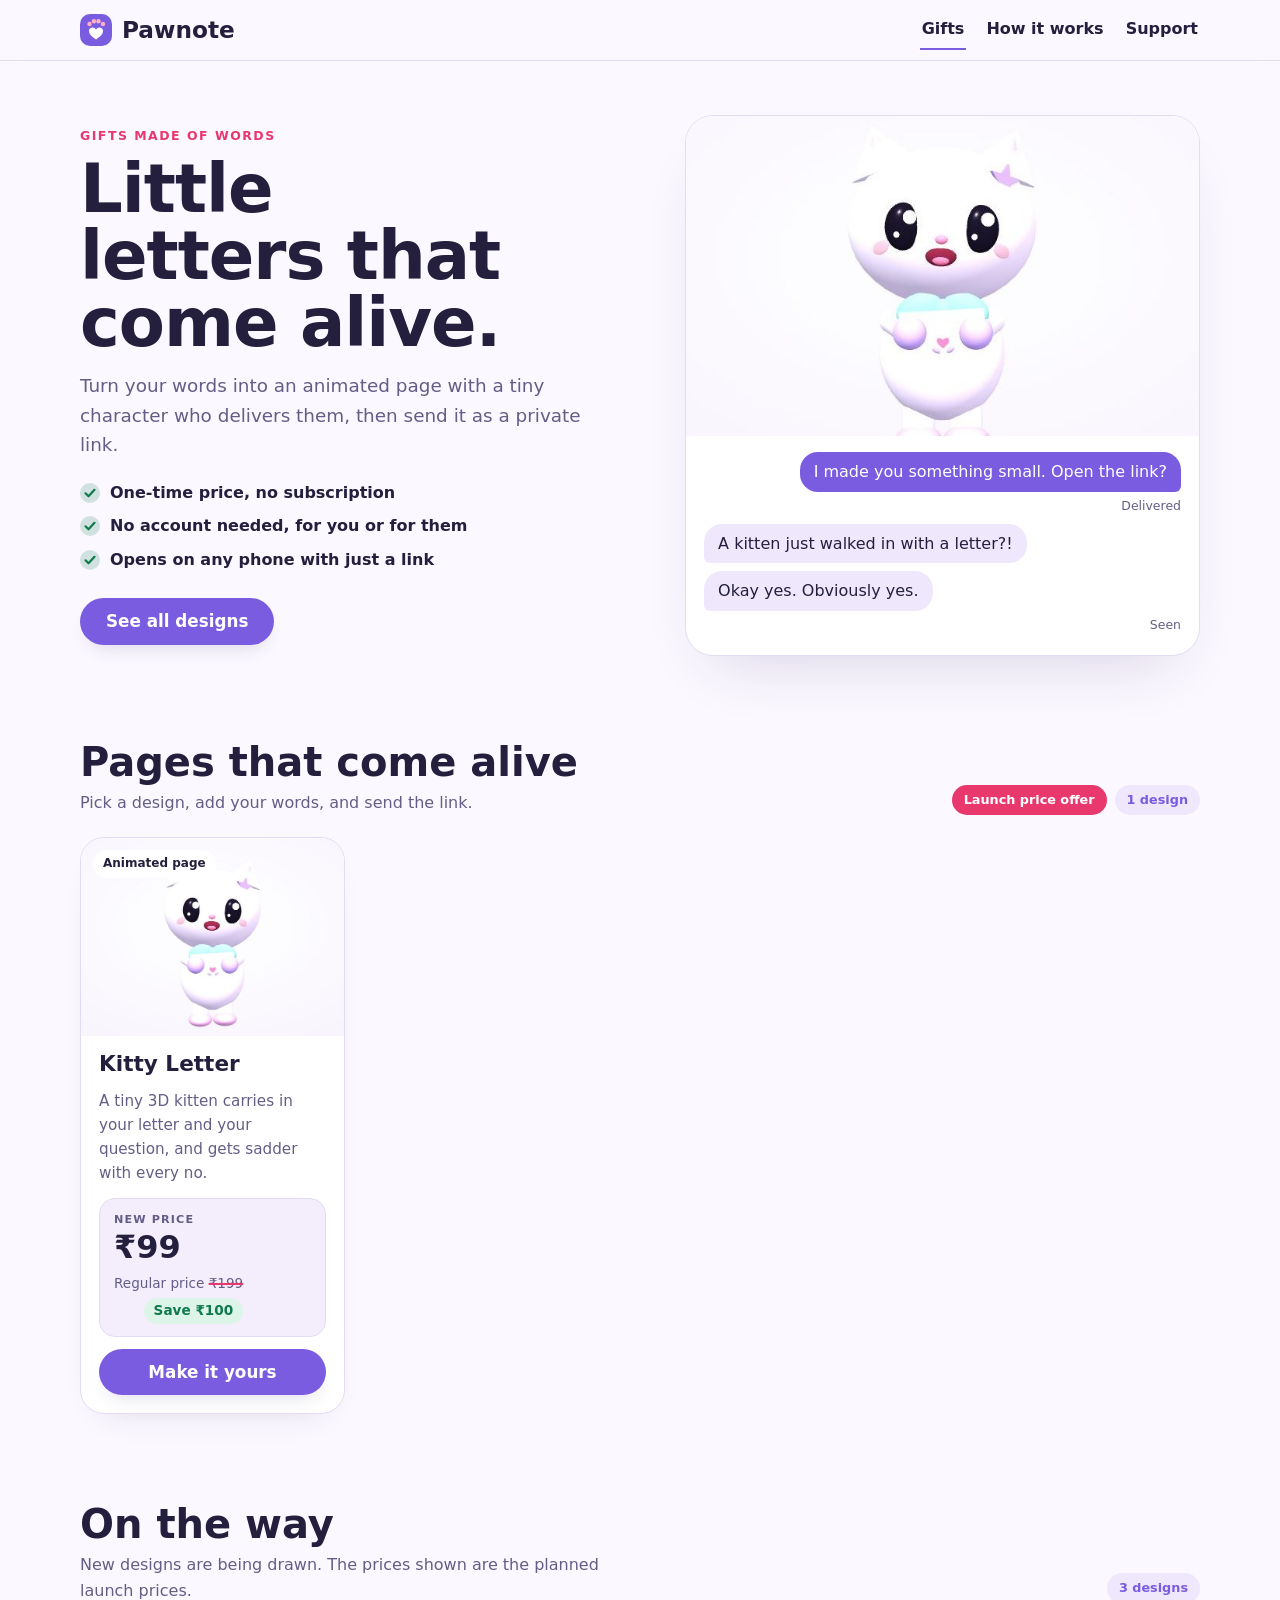
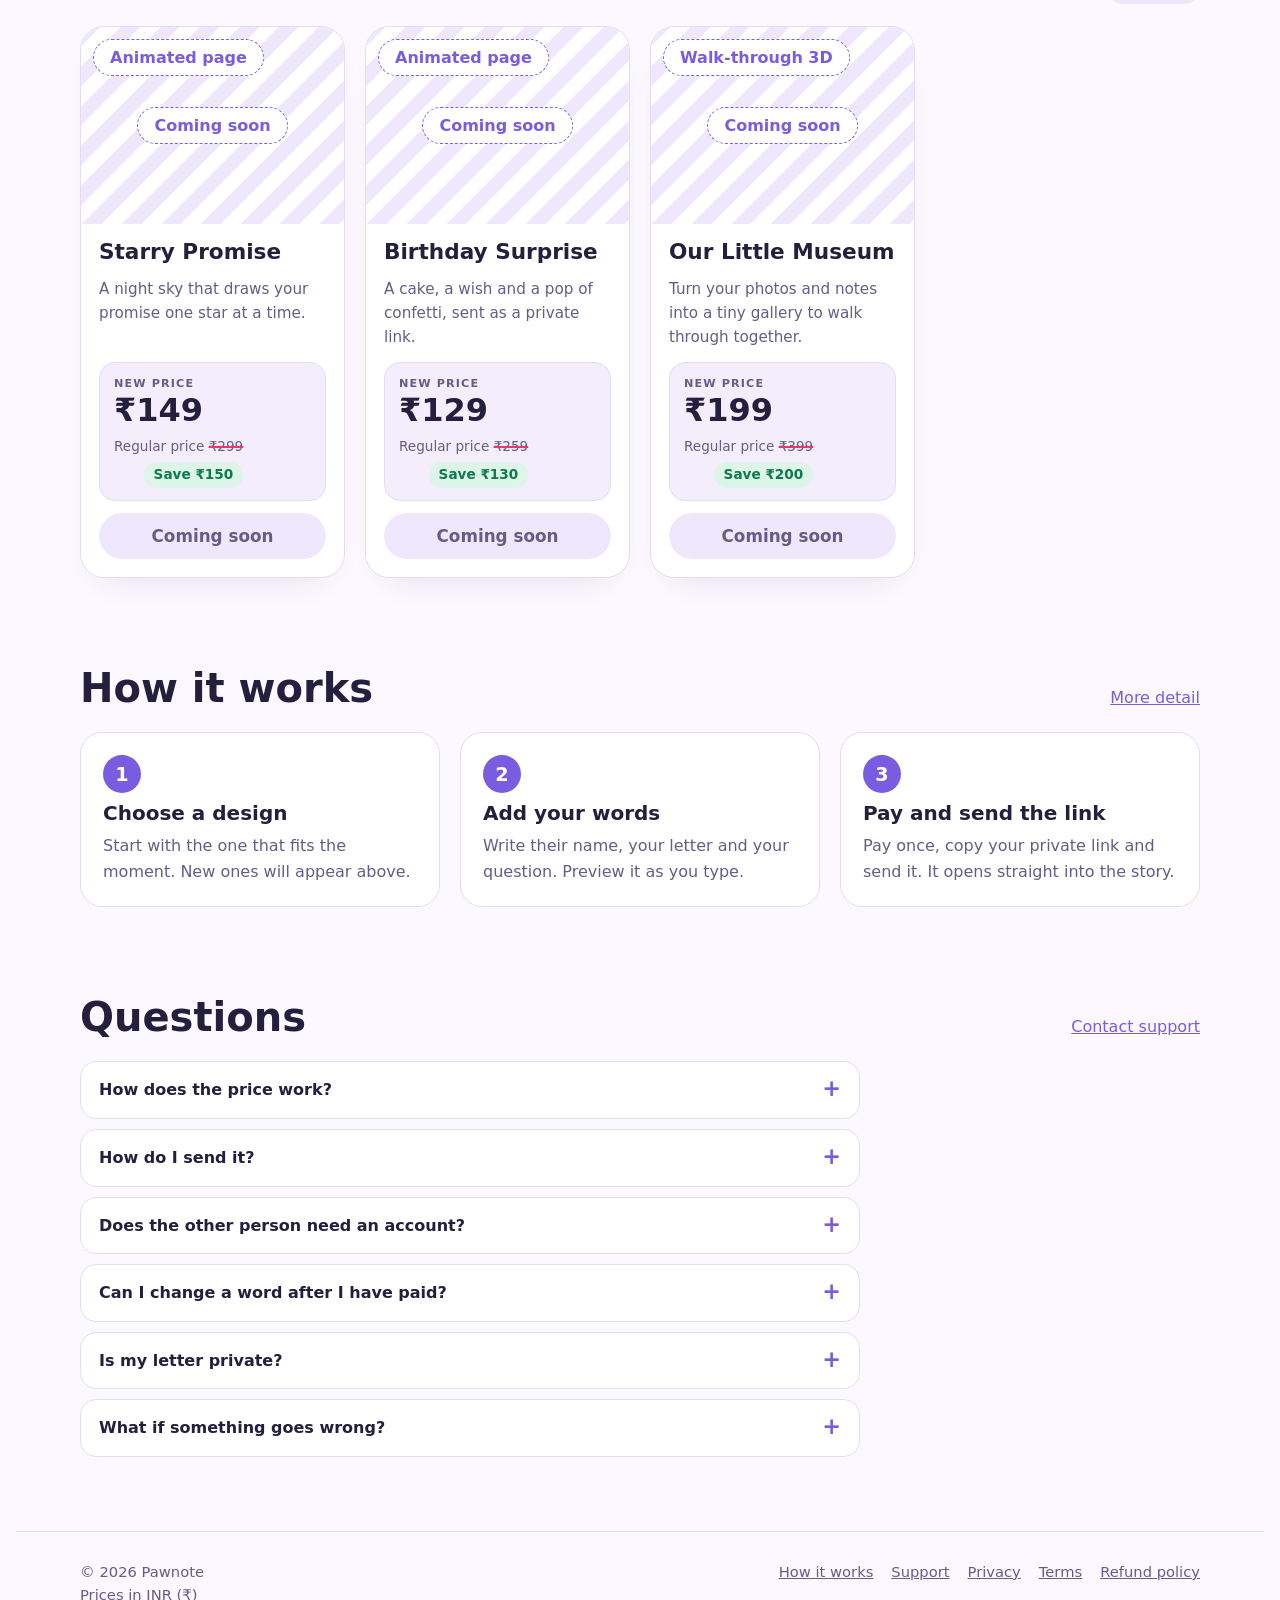
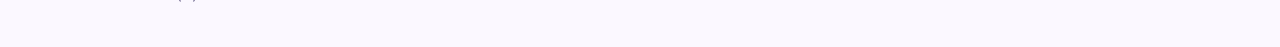
<file: index.html>
<!doctype html>
<html lang="en">
<head>
<meta charset="utf-8"><meta http-equiv="Content-Security-Policy" content="default-src 'self'; script-src 'self' https://checkout.razorpay.com https://*.razorpay.com; style-src 'self' 'unsafe-inline' https://fonts.googleapis.com; font-src 'self' https://fonts.gstatic.com; img-src 'self' data: blob: https://*.razorpay.com; connect-src 'self' https://*.workers.dev https://api.razorpay.com https://lumberjack.razorpay.com https://pawnote-api.pawnotekitty.workers.dev; frame-src https://api.razorpay.com https://checkout.razorpay.com; form-action 'self'; base-uri 'self'; object-src 'none'"><meta name="referrer" content="strict-origin-when-cross-origin">
<meta name="viewport" content="width=device-width,initial-scale=1,viewport-fit=cover">
<title>Pawnote | Little letters that come alive</title>
<meta name="description" content="Animated letters and gifts you send as a private link. One-time price, no account needed.">
<link rel="icon" href="assets/favicon.svg" type="image/svg+xml">
<link rel="icon" href="favicon.ico" sizes="any">
<link rel="apple-touch-icon" href="assets/apple-touch-icon.png">
<link rel="manifest" href="site.webmanifest">
<meta name="theme-color" content="#7a5ce0">
<meta property="og:site_name" content="Pawnote"><meta property="og:image" content="assets/og-image.png">
<link rel="stylesheet" href="https://fonts.googleapis.com/css2?family=Baloo+2:wght@500;700;800&family=Nunito:wght@400;600;700;800&display=swap">
<link rel="stylesheet" href="styles.css">
</head>
<body>
<a class="skip" href="#main">Skip to content</a>
<div id="site-header"></div>
<main id="main" class="wrap">

<div class="hero">
  <div>
    <p class="eyebrow">Gifts made of words</p>
    <h1>Little letters that come alive.</h1>
    <p class="lead">Turn your words into an animated page with a tiny character who delivers them, then send it as a private link.</p>
    <ul class="ticks">
      <li data-tick>One-time price, no subscription</li>
      <li data-tick>No account needed, for you or for them</li>
      <li data-tick>Opens on any phone with just a link</li>
    </ul>
    <div class="cta-row">
      <!-- <a class="btn btn-primary" href="kitty-letter.html">Make a Kitty Letter</a> -->
      <a class="btn btn-primary" href="#designs">See all designs</a>
    </div>
  </div>
  <div class="chat" aria-label="Example of a letter being sent">
    <div class="chat-cover"><img src="assets/kitty-cover.jpg" alt="A white kitten holding a small envelope"></div>
    <div class="chat-body">
      <div class="bubble me">I made you something small. Open the link?</div>
      <div class="status">Delivered</div>
      <div class="bubble them">A kitten just walked in with a letter?!</div>
      <div class="bubble them">Okay yes. Obviously yes.</div>
      <div class="status">Seen</div>
    </div>
  </div>
</div>

<section id="designs" aria-labelledby="d1">
  <div class="sec-head">
    <div><h2 id="d1">Pages that come alive</h2><p>Pick a design, add your words, and send the link.</p></div>
    <div class="badges"><span class="badge hot">Launch price offer</span><span class="badge" data-count="live"></span></div>
  </div>
  <div class="grid" data-products="live"></div>
</section>

<section aria-labelledby="d2">
  <div class="sec-head">
    <div><h2 id="d2">On the way</h2><p>New designs are being drawn. The prices shown are the planned launch prices.</p></div>
    <div class="badges"><span class="badge" data-count="soon"></span></div>
  </div>
  <div class="grid" data-products="soon"></div>
</section>

<section id="how" aria-labelledby="h1">
  <div class="sec-head"><h2 id="h1">How it works</h2><a href="how-it-works.html">More detail</a></div>
  <div class="steps">
    <div class="step"><h3>Choose a design</h3><p>Start with the one that fits the moment. New ones will appear above.</p></div>
    <div class="step"><h3>Add your words</h3><p>Write their name, your letter and your question. Preview it as you type.</p></div>
    <div class="step"><h3>Pay and send the link</h3><p>Pay once, copy your private link and send it. It opens straight into the story.</p></div>
  </div>
</section>

<section id="questions" aria-labelledby="q1">
  <div class="sec-head"><h2 id="q1">Questions</h2><a href="support.html">Contact support</a></div>
  <div class="faq"><details><summary>How does the price work?</summary><p>Each design has a one-time price. You pay once for a letter and get a private link. There are no subscriptions and no account to create. The regular price and your saving are shown on every card.</p></details><details><summary>How do I send it?</summary><p>After you pay, you get a link that contains your whole letter. Copy it and send it by message, email or anywhere else. It opens on any phone or computer with nothing to install.</p></details><details><summary>Does the other person need an account?</summary><p>No. They open the link and the story plays straight away.</p></details><details><summary>Can I change a word after I have paid?</summary><p>Paying covers the exact letter you wrote, and you can copy its link again any time. If you change the words you create a new link, which is a new purchase.</p></details><details><summary>Is my letter private?</summary><p>Yes. Your letter is stored inside the link itself, not in a public gallery. Only people you send the link to can read it. See the privacy page for details.</p></details><details><summary>What if something goes wrong?</summary><p>Write to us on the support page. If you were charged and the link did not work, we will fix it or refund you. The refund policy has the details.</p></details></div>
</section>

</main>
<div id="site-footer"></div>
<script src="config.js"></script>
<script src="site.js"></script>
</body>
</html>
</file>
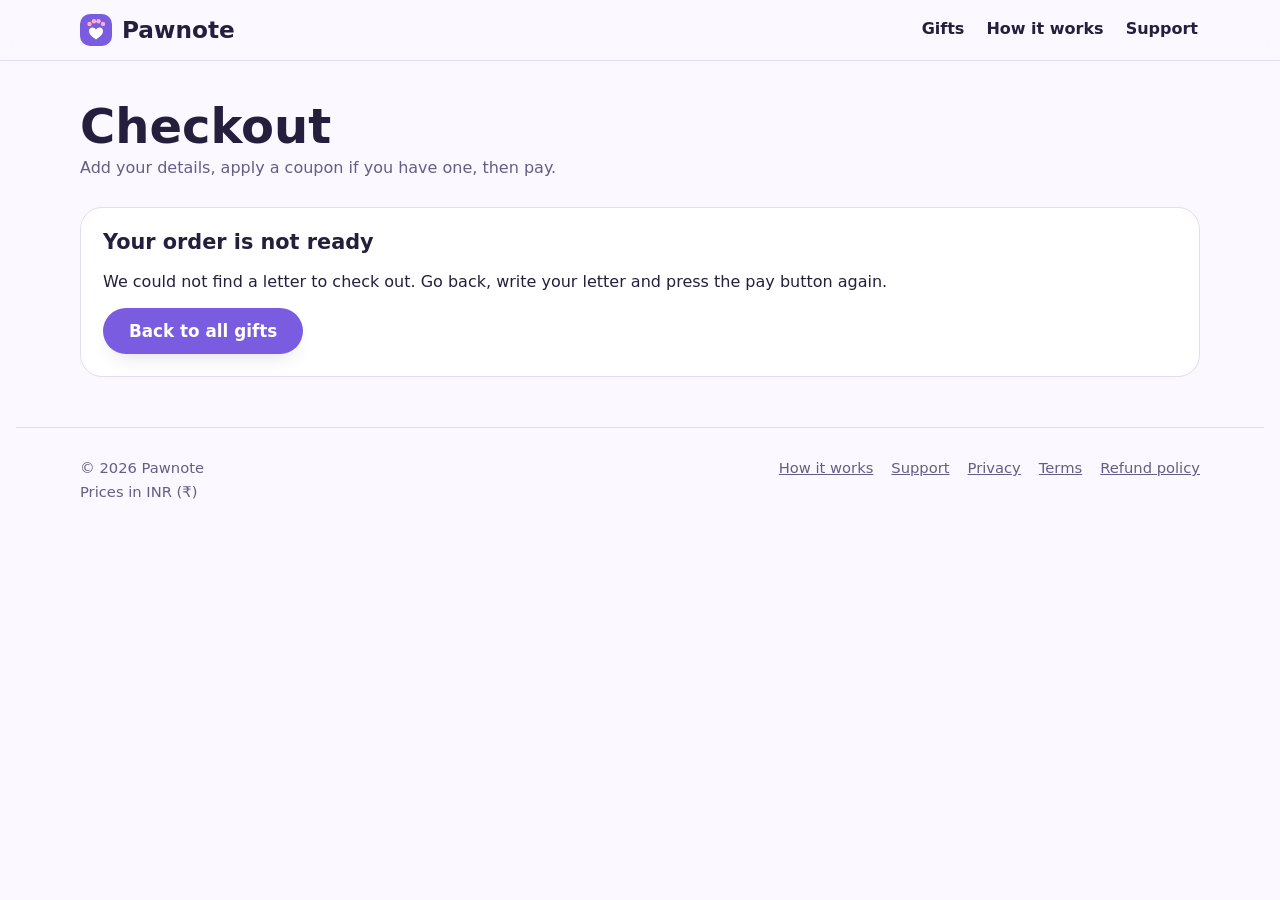
<file: checkout.html>
<!doctype html>
<html lang="en">
<head>
<meta charset="utf-8"><meta http-equiv="Content-Security-Policy" content="default-src 'self'; script-src 'self' https://checkout.razorpay.com https://*.razorpay.com; style-src 'self' 'unsafe-inline' https://fonts.googleapis.com; font-src 'self' https://fonts.gstatic.com; img-src 'self' data: blob: https://*.razorpay.com; connect-src 'self' https://*.workers.dev https://api.razorpay.com https://lumberjack.razorpay.com https://pawnote-api.pawnotekitty.workers.dev; frame-src https://api.razorpay.com https://checkout.razorpay.com; form-action 'self'; base-uri 'self'; object-src 'none'"><meta name="referrer" content="strict-origin-when-cross-origin">
<meta name="viewport" content="width=device-width,initial-scale=1,viewport-fit=cover">
<title>Checkout | Pawnote</title>
<meta name="robots" content="noindex">
<link rel="icon" href="assets/favicon.svg" type="image/svg+xml">
<link rel="icon" href="favicon.ico" sizes="any">
<link rel="apple-touch-icon" href="assets/apple-touch-icon.png">
<link rel="manifest" href="site.webmanifest">
<meta name="theme-color" content="#7a5ce0">
<meta property="og:site_name" content="Pawnote"><meta property="og:image" content="assets/og-image.png">
<link rel="stylesheet" href="https://fonts.googleapis.com/css2?family=Baloo+2:wght@500;700;800&family=Nunito:wght@400;600;700;800&display=swap">
<link rel="stylesheet" href="styles.css">
</head>
<body>
<a class="skip" href="#main">Skip to content</a>
<div id="site-header"></div>
<main id="main" class="wrap">
  <div class="co">
    <h1>Checkout</h1>
    <p class="sub" id="coSub">Add your details, apply a coupon if you have one, then pay.</p>

    <div class="panel" id="empty" hidden>
      <h2>Your order is not ready</h2>
      <p style="margin:0">We could not find a letter to check out. Go back, write your letter and press the pay button again.</p>
      <p style="margin:0"><a class="btn btn-primary" href="./">Back to all gifts</a></p>
    </div>

    <div class="co-grid" id="co" hidden>
      <aside class="co-summary" aria-label="Order summary">
        <div class="panel">
          <h2>Order summary</h2>
          <div class="sum-item"><img id="sumImg" alt=""><div><b id="sumName"></b><span id="sumFor"></span></div></div>
          <ul class="rows" id="rows"></ul>
          <div class="saved-all" id="savedAll" hidden></div>
          <form class="coupon-wrap" id="couponForm" novalidate style="display:flex;flex-direction:column;gap:8px">
            <label for="couponInput" style="font-weight:700">Coupon code</label>
            <div class="coupon">
              <input id="couponInput" autocomplete="off" autocapitalize="characters" spellcheck="false" placeholder="Enter code" maxlength="30">
              <button class="btn btn-ghost" type="submit" id="couponApply">Apply</button>
            </div>
            <p class="coupon-msg" id="couponMsg" role="status"></p>
          </form>
        </div>
      </aside>

      <div class="co-form">
        <div class="panel" id="detailsPanel">
          <h2>Your details</h2>
          <p class="msg" style="min-height:0">We use these for your receipt and to help if something goes wrong. We also keep a copy of your letter so we can send you the link again if you lose it.</p>
          <div class="f"><label for="bName">Full name</label><input id="bName" maxlength="80" autocomplete="name" placeholder="Ethan Sharma"></div>
          <div class="two">
            <div class="f"><label for="bEmail">Email</label><input id="bEmail" type="email" inputmode="email" maxlength="120" autocomplete="email" placeholder="you@example.com"></div>
            <div class="f"><label for="bPhone">Mobile number</label><input id="bPhone" type="tel" inputmode="tel" maxlength="20" autocomplete="tel" placeholder="98765 43210"></div>
          </div>
          <label class="chk"><input type="checkbox" id="bAgree"><span>I agree to the <a href="terms.html" target="_blank" rel="noopener">Terms</a> and <a href="privacy.html" target="_blank" rel="noopener">Privacy policy</a>.</span></label>
          <label class="chk"><input type="checkbox" id="bUpdates"><span>Email me when new designs launch (optional).</span></label>
          <button class="btn btn-primary btn-wide" type="button" id="payBtn">Pay</button>
          <p class="msg" id="payMsg" role="status"></p>
        </div>

        <div class="panel done" id="done" hidden>
          <h2>Your link is ready</h2>
          <p style="margin:0" id="doneNote"></p>
          <div class="linkrow"><input id="doneUrl" readonly aria-label="Link to your letter"><button class="btn btn-primary" type="button" id="doneCopy">Copy</button></div>
          <p style="margin:0;color:var(--muted);font-size:.92rem">Anyone who opens this link sees your letter play straight away. Keep it safe: it is the only copy of your letter.</p>
          <p style="margin:0;font-weight:700" id="doneOrder"></p>
          <p style="margin:0"><a class="btn btn-ghost" id="doneOpen" href="#" target="_blank" rel="noopener">Open my letter</a><button class="btn btn-ghost" type="button" id="doneNew">Make another gift</button></p>
        </div>

        <div class="panel" id="qrPanel" hidden>
          <h2>Your heart QR code</h2>
          <p style="margin:0;color:var(--muted)">Anyone who scans it opens your letter. Download it to print or share, and change the name and item shown under it.</p>
          <div class="two">
            <div class="f"><label for="qrCompany">Company or name</label><input id="qrCompany" maxlength="40" autocomplete="off"></div>
            <div class="f"><label for="qrItem">Item</label><input id="qrItem" maxlength="50" autocomplete="off"></div>
          </div>
          <canvas id="qrCanvas" class="qr-canvas" hidden role="img" aria-label="Heart shaped QR code for your letter"></canvas>
          <div class="qr-actions">
            <button class="btn btn-primary" type="button" id="qrPng">Download PNG</button>
            <button class="btn btn-ghost" type="button" id="qrSvg">Download SVG</button>
            <button class="btn btn-ghost" type="button" id="qrShare" hidden>Share</button>
          </div>
          <p class="msg" id="qrMsg" role="status"></p>
        </div>
      </div>
    </div>
  </div>
</main>
<div id="site-footer"></div>
<script src="config.js"></script>
<script src="site.js"></script>
<script src="vendor/qrcode.js"></script>
<script src="qr-heart.js"></script>
<script src="checkout.js"></script>
</body>
</html>
</file>
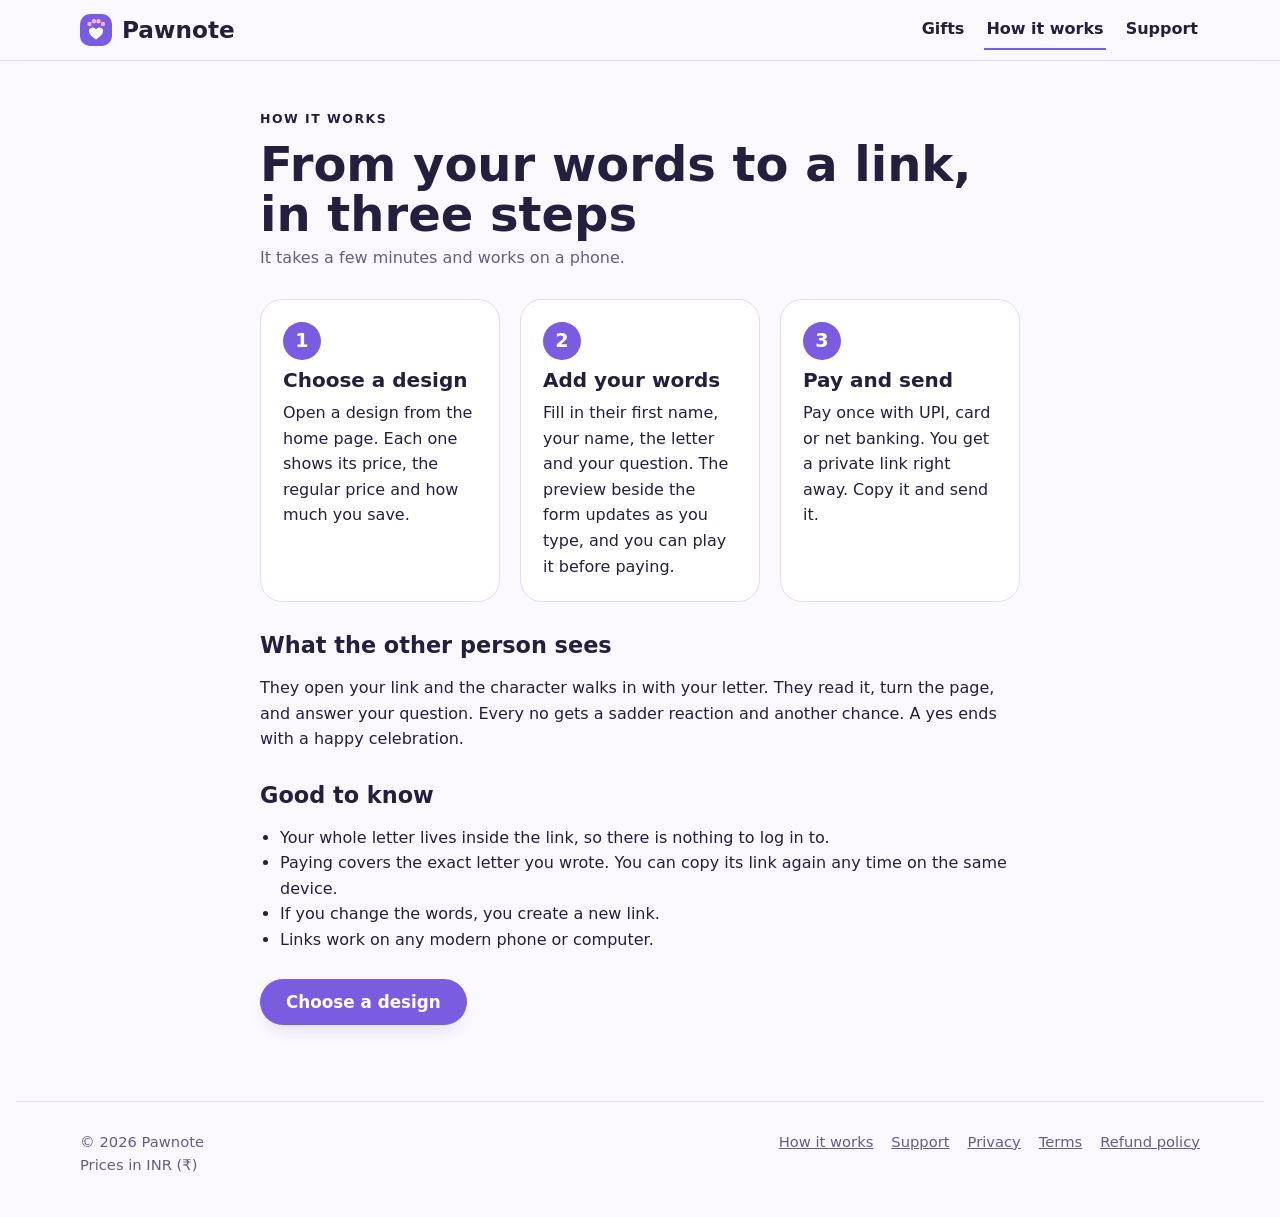
<file: how-it-works.html>
<!doctype html>
<html lang="en">
<head>
<meta charset="utf-8"><meta http-equiv="Content-Security-Policy" content="default-src 'self'; script-src 'self' https://checkout.razorpay.com https://*.razorpay.com; style-src 'self' 'unsafe-inline' https://fonts.googleapis.com; font-src 'self' https://fonts.gstatic.com; img-src 'self' data: blob: https://*.razorpay.com; connect-src 'self' https://*.workers.dev https://api.razorpay.com https://lumberjack.razorpay.com https://pawnote-api.pawnotekitty.workers.dev; frame-src https://api.razorpay.com https://checkout.razorpay.com; form-action 'self'; base-uri 'self'; object-src 'none'"><meta name="referrer" content="strict-origin-when-cross-origin">
<meta name="viewport" content="width=device-width,initial-scale=1,viewport-fit=cover">
<title>How it works | Pawnote</title>
<meta name="description" content="How a Pawnote gift goes from your words to a private link.">
<link rel="icon" href="assets/favicon.svg" type="image/svg+xml">
<link rel="icon" href="favicon.ico" sizes="any">
<link rel="apple-touch-icon" href="assets/apple-touch-icon.png">
<link rel="manifest" href="site.webmanifest">
<meta name="theme-color" content="#7a5ce0">
<meta property="og:site_name" content="Pawnote"><meta property="og:image" content="assets/og-image.png">
<link rel="stylesheet" href="https://fonts.googleapis.com/css2?family=Baloo+2:wght@500;700;800&family=Nunito:wght@400;600;700;800&display=swap">
<link rel="stylesheet" href="styles.css">
</head>
<body>
<a class="skip" href="#main">Skip to content</a>
<div id="site-header"></div>
<main id="main" class="wrap">

<div class="page">
  <p class="eyebrow">How it works</p>
  <h1>From your words to a link, in three steps</h1>
  <p class="sub">It takes a few minutes and works on a phone.</p>
  <div class="steps" style="margin-bottom:28px">
    <div class="step"><h3>Choose a design</h3><p>Open a design from the home page. Each one shows its price, the regular price and how much you save.</p></div>
    <div class="step"><h3>Add your words</h3><p>Fill in their first name, your name, the letter and your question. The preview beside the form updates as you type, and you can play it before paying.</p></div>
    <div class="step"><h3>Pay and send</h3><p>Pay once with UPI, card or net banking. You get a private link right away. Copy it and send it.</p></div>
  </div>
  <h2>What the other person sees</h2>
  <p>They open your link and the character walks in with your letter. They read it, turn the page, and answer your question. Every no gets a sadder reaction and another chance. A yes ends with a happy celebration.</p>
  <h2>Good to know</h2>
  <ul>
    <li>Your whole letter lives inside the link, so there is nothing to log in to.</li>
    <li>Paying covers the exact letter you wrote. You can copy its link again any time on the same device.</li>
    <li>If you change the words, you create a new link.</li>
    <li>Links work on any modern phone or computer.</li>
  </ul>
  <p style="margin-top:26px"><a class="btn btn-primary" href="./#designs">Choose a design</a></p>
</div>

</main>
<div id="site-footer"></div>
<script src="config.js"></script>
<script src="site.js"></script>
</body>
</html>
</file>
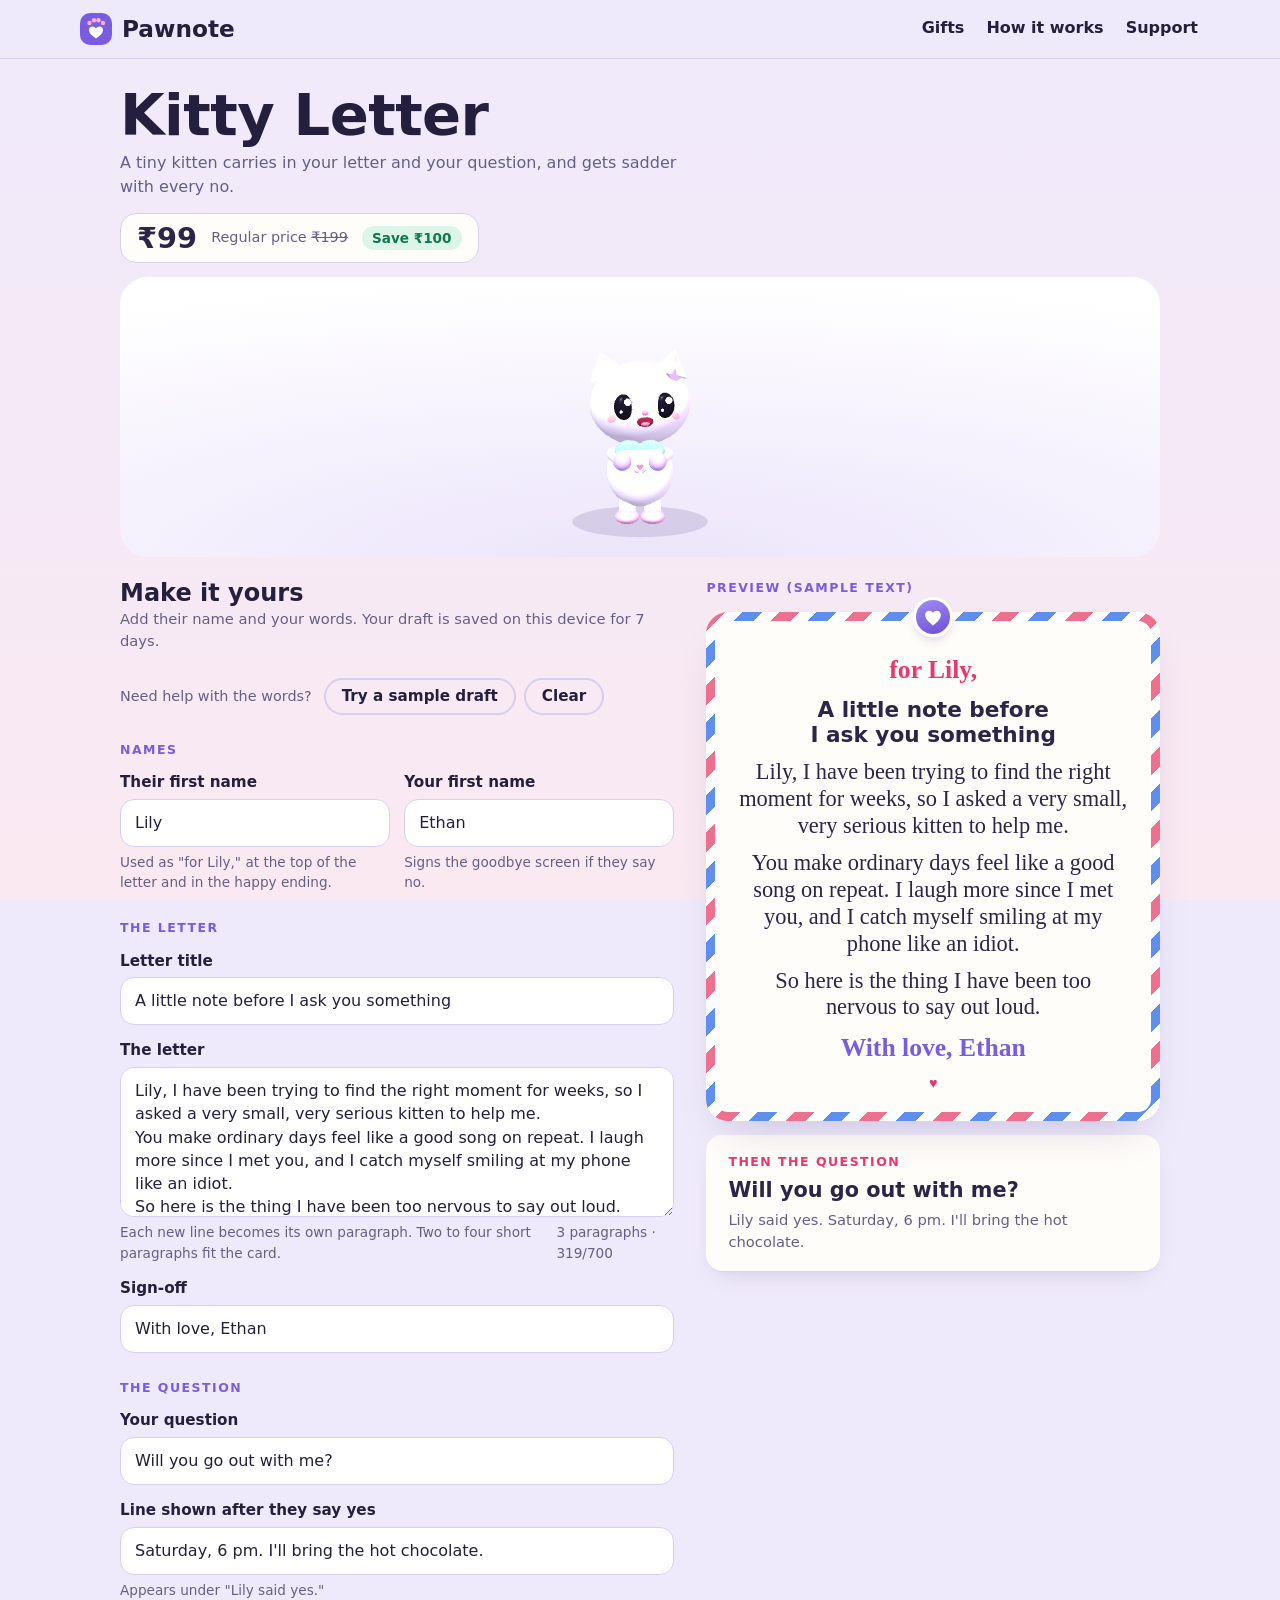
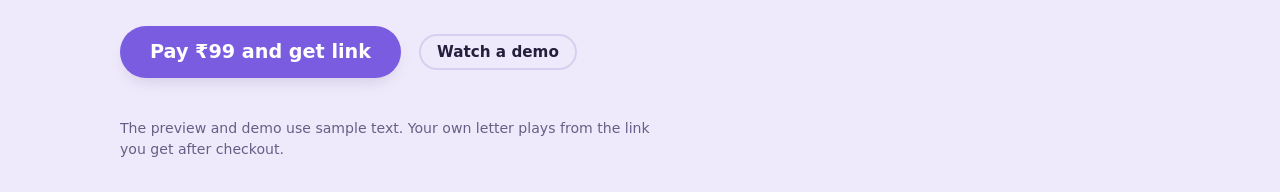
<file: kitty-letter.html>
<!doctype html>
<html lang="en">
<head>
<meta charset="utf-8"><meta http-equiv="Content-Security-Policy" content="default-src 'self'; script-src 'self' https://checkout.razorpay.com https://*.razorpay.com; style-src 'self' 'unsafe-inline' https://fonts.googleapis.com; font-src 'self' https://fonts.gstatic.com; img-src 'self' data: blob: https://*.razorpay.com; connect-src 'self' https://*.workers.dev https://api.razorpay.com https://lumberjack.razorpay.com https://pawnote-api.pawnotekitty.workers.dev; frame-src https://api.razorpay.com https://checkout.razorpay.com; form-action 'self'; base-uri 'self'; object-src 'none'"><meta name="referrer" content="strict-origin-when-cross-origin">
<meta name="viewport" content="width=device-width,initial-scale=1,viewport-fit=cover">
<title>Kitty Letter</title>
<meta name="description" content="A tiny kitten carries in your letter and your question, and gets sadder with every no.">
<link rel="icon" href="assets/favicon.svg" type="image/svg+xml">
<link rel="icon" href="favicon.ico" sizes="any">
<link rel="apple-touch-icon" href="assets/apple-touch-icon.png">
<link rel="manifest" href="site.webmanifest">
<meta name="theme-color" content="#7a5ce0">
<meta property="og:site_name" content="Pawnote"><meta property="og:image" content="assets/og-image.png">
<link rel="stylesheet" href="https://fonts.googleapis.com/css2?family=Baloo+2:wght@500;600;800&family=Caveat:wght@500;700&family=Nunito:wght@400;600;700&display=swap">
<script src="vendor/three.min.js"></script>
<style>
/* Layout: maker = small kitten strip, form left, live airmail-card preview right.
   Play = fixed full-screen stage, kitten canvas fills it, card and question float over it. */
:root {
  --bg: #efeafb;
  --bg2: #fbe9f1;
  --ink: #241f3d;
  --muted: #655f86;
  --card: #fffdf9;
  --card-ink: #2b2547;
  --line: #d6d0ee;
  --field: #ffffff;
  --accent: #e8386d;
  --on-accent: #ffffff;
  --indigo: #7a5ce0;
  --on-indigo: #ffffff;
  --host-a: #ffffff;
  --host-b: #ece5fb;
  --stage-a: #ffffff;
  --stage-b: #f1ebfb;
  --warn: #b4531a;
  --shadow: rgba(60, 40, 110, 0.22);
  --stripe-a: #ef6f8f;
  --stripe-b: #5f8fee;
  --font-display: "Baloo 2", "Trebuchet MS", system-ui, sans-serif;
  --font-body: "Nunito", system-ui, -apple-system, "Segoe UI", sans-serif;
  --font-hand: "Caveat", "Segoe Print", "Bradley Hand", cursive;
}
@media (prefers-color-scheme: dark) {
  :root:not([data-theme="light"]) {
    --bg: #15122a; --bg2: #241a45; --ink: #f1edff; --muted: #aaa3cf;
    --card: #2a2550; --card-ink: #f4f0ff; --line: #3d3670; --field: #1e1a3a;
    --accent: #ff7aa0; --on-accent: #2a0f1b; --indigo: #a595ff; --on-indigo: #14102c;
    --host-a: #2b2352; --host-b: #1a1536; --stage-a: #2b2352; --stage-b: #15122a;
    --warn: #ffa163; --shadow: rgba(0, 0, 0, 0.55); --stripe-a: #ff7aa0; --stripe-b: #7da2ff;
    color-scheme: dark;
  }
}
:root[data-theme="dark"] {
  --bg: #15122a; --bg2: #241a45; --ink: #f1edff; --muted: #aaa3cf;
  --card: #2a2550; --card-ink: #f4f0ff; --line: #3d3670; --field: #1e1a3a;
  --accent: #ff7aa0; --on-accent: #2a0f1b; --indigo: #a595ff; --on-indigo: #14102c;
  --host-a: #2b2352; --host-b: #1a1536; --stage-a: #2b2352; --stage-b: #15122a;
  --warn: #ffa163; --shadow: rgba(0, 0, 0, 0.55); --stripe-a: #ff7aa0; --stripe-b: #7da2ff;
  color-scheme: dark;
}

* { box-sizing: border-box; }
[hidden] { display: none !important; }
html, body { margin: 0; }
img { max-width: 100%; }
:root { padding-top: env(safe-area-inset-top, 0px); padding-bottom: env(safe-area-inset-bottom, 0px); }
body {
  background: var(--bg);
  background-image: linear-gradient(180deg, var(--bg) 0%, var(--bg2) 100%);
  background-attachment: fixed;
  color: var(--ink);
  font-family: var(--font-body);
  font-size: 16px;
  line-height: 1.5;
  padding-left: max(16px, env(safe-area-inset-left, 0px));
  padding-right: max(16px, env(safe-area-inset-right, 0px));
  padding-block: 18px;
}
button, input, textarea { font: inherit; color: inherit; }
button { cursor: pointer; }
:focus-visible { outline: 3px solid var(--indigo); outline-offset: 2px; }

/* ---------- buttons ---------- */
.btn {
  border: 2px solid transparent; border-radius: 999px; padding: 10px 22px;
  font-family: var(--font-display); font-weight: 600; font-size: 1.1rem; line-height: 1.2;
  transition: transform .15s ease, filter .15s ease;
}
.btn:hover { filter: brightness(1.06); }
.btn:active { transform: scale(.97); }
.btn-primary { background: var(--indigo); color: var(--on-indigo); font-size: 1.2rem; padding: 12px 28px; box-shadow: 0 8px 18px -8px var(--shadow); }
.btn-yes { background: var(--accent); color: var(--on-accent); font-weight: 800; }
.btn-no { background: var(--card); border-color: var(--line); color: var(--card-ink); }
.btn-ghost { background: transparent; border-color: var(--line); color: var(--ink); font-size: .95rem; padding: 7px 16px; }
.btn-small { font-size: .95rem; padding: 7px 16px; }
.btn-xl { font-size: 1.4rem; padding: 14px 38px; box-shadow: 0 10px 22px -10px var(--shadow); }

/* ---------- 3D host ---------- */
.host { position: relative; overflow: hidden; background: radial-gradient(110% 100% at 50% 100%, var(--host-b), var(--host-a)); }
.host canvas { position: absolute; inset: 0; width: 100%; height: 100%; display: block; }

/* ---------- maker ---------- */
.maker { max-width: 1040px; margin: 0 auto; }
.maker-head { display: flex; flex-direction: column; gap: 6px; margin-bottom: 14px; }
.maker-head h1 { margin: 0; font-family: var(--font-display); font-weight: 800; font-size: clamp(2.2rem, 7vw, 3.6rem); line-height: 1; letter-spacing: -.01em; }
.maker-head p { margin: 0; max-width: 56ch; color: var(--muted); }
.maker-host { height: 280px; border-radius: 28px; margin-bottom: 22px; }
.maker-grid { display: grid; grid-template-columns: minmax(0, 1.1fr) minmax(0, .9fr); gap: 32px; align-items: start; }
.form { display: flex; flex-direction: column; gap: 26px; min-width: 0; }
.form-intro h2 { margin: 0; font-family: var(--font-display); font-size: 1.5rem; line-height: 1.2; }
.form-intro p { margin: 0; color: var(--muted); font-size: .92rem; }
.tools { display: flex; flex-wrap: wrap; gap: 8px; align-items: center; }
.tools .lead { color: var(--muted); font-size: .9rem; margin-right: 4px; }
.group { display: flex; flex-direction: column; gap: 14px; min-width: 0; border: 0; margin: 0; padding: 0; }
.group > legend, .eyebrow { padding: 0; font-weight: 800; font-size: .78rem; letter-spacing: .12em; text-transform: uppercase; color: var(--indigo); }
.group > legend { margin-bottom: 12px; }
.names { display: grid; grid-template-columns: 1fr 1fr; gap: 14px; }
.field { display: flex; flex-direction: column; gap: 5px; min-width: 0; }
.field label { font-weight: 700; font-size: .95rem; }
.field .help { color: var(--muted); font-size: .85rem; }
.field input, .field textarea { width: 100%; border: 1.5px solid var(--line); border-radius: 14px; background: var(--field); padding: 11px 14px; min-width: 0; }
.field textarea { resize: vertical; min-height: 150px; line-height: 1.45; }
.field input:focus, .field textarea:focus { border-color: var(--indigo); outline: none; box-shadow: 0 0 0 3px color-mix(in srgb, var(--indigo) 28%, transparent); }
.hint-row { display: flex; justify-content: space-between; gap: 12px; color: var(--muted); font-size: .85rem; }
.hint-row .warn { color: var(--warn); font-weight: 700; }
.cta-row { display: flex; flex-wrap: wrap; align-items: center; gap: 14px 18px; }
.cta-row small { color: var(--muted); }
.preview-col { position: sticky; top: 16px; display: flex; flex-direction: column; gap: 14px; min-width: 0; }
.preview-col .eyebrow { display: block; }
.preview-q { background: var(--card); color: var(--card-ink); border-radius: 16px; padding: 18px 22px; box-shadow: 0 1px 0 var(--line), 0 10px 26px -12px var(--shadow); display: flex; flex-direction: column; gap: 6px; }
.preview-q .eyebrow { color: var(--accent); }
.preview-q h3 { margin: 0; font-family: var(--font-display); font-size: 1.3rem; line-height: 1.2; text-wrap: balance; overflow-wrap: anywhere; }
.preview-q p { margin: 0; color: var(--muted); font-size: .92rem; overflow-wrap: anywhere; }

/* ---------- site header (same bar as the other pages) ---------- */
#site-header { position: sticky; top: 0; z-index: 30; background: color-mix(in srgb, var(--bg) 90%, transparent); backdrop-filter: blur(10px); border-bottom: 1px solid var(--line);
  margin: -18px calc(-1 * max(16px, env(safe-area-inset-left, 0px))) 28px; padding: 0 max(16px, env(safe-area-inset-left, 0px)); }
#site-header .wrap { max-width: 1120px; margin: 0 auto; display: flex; align-items: center; justify-content: space-between; gap: 12px 20px; padding: 10px 0; flex-wrap: wrap; }
#site-header .brand { display: flex; align-items: center; gap: 10px; text-decoration: none; color: var(--ink); font: 800 1.45rem/1 var(--font-display); }
#site-header .brand svg { width: 32px; height: 32px; }
#site-header .nav { display: flex; align-items: center; gap: 4px 18px; flex-wrap: wrap; }
#site-header .nav a { color: var(--ink); text-decoration: none; font-weight: 700; padding: 6px 2px; border-bottom: 2px solid transparent; }
#site-header .nav a:hover { border-bottom-color: var(--indigo); }
#site-header .nav a.btn { border-bottom: 0; color: var(--on-indigo); background: var(--indigo); font-size: 1rem; padding: 9px 20px; }
@media (max-width: 820px) { #site-header .nav a.btn { display: none; } }
/* ---------- buyer details ---------- */
.check { display: flex; gap: 10px; align-items: flex-start; font-size: .95rem; cursor: pointer; }
.check input { width: 20px; height: 20px; margin-top: 2px; flex: none; accent-color: var(--indigo); }
.check a { color: var(--indigo); }
.field input[aria-invalid="true"] { border-color: var(--warn); }
/* ---------- saved letters + share ---------- */
.homelink { align-self: flex-start; color: var(--indigo); font-weight: 700; text-decoration: none; }
.homelink:hover { text-decoration: underline; }
.pricebox { align-self: flex-start; display: flex; align-items: center; flex-wrap: wrap; gap: 6px 14px; margin-top: 8px; padding: 10px 16px; border-radius: 16px; background: var(--card); color: var(--card-ink); border: 1px solid var(--line); }
.pricebox .now { font-family: var(--font-display); font-weight: 800; font-size: 1.8rem; line-height: 1; }
.pricebox .was { color: var(--muted); font-size: .9rem; }
.pricebox .save { background: #dcf5e8; color: #0f7a4d; font-weight: 800; font-size: .85rem; padding: 2px 10px; border-radius: 999px; }
/* ---------- saved letters + share (legacy names) ---------- */
.saved { margin: 0 0 22px; padding: 16px 18px; border-radius: 18px; background: var(--card); color: var(--card-ink); box-shadow: 0 1px 0 var(--line), 0 10px 26px -14px var(--shadow); display: flex; flex-direction: column; gap: 10px; }
.saved h2 { margin: 0; font-family: var(--font-display); font-size: 1.2rem; }
.saved-list { display: flex; flex-direction: column; gap: 8px; }
.saved-row { display: flex; flex-wrap: wrap; align-items: center; justify-content: space-between; gap: 8px 12px; padding: 8px 0; border-top: 1px solid var(--line); }
.saved-row:first-child { border-top: 0; }
.saved-row .what { min-width: 0; display: flex; flex-direction: column; }
.saved-row .what b { font-weight: 700; overflow-wrap: anywhere; }
.saved-row .what span { color: var(--muted); font-size: .85rem; overflow-wrap: anywhere; }
.saved-row .acts { display: flex; gap: 6px; flex-wrap: wrap; }
.share { display: flex; flex-direction: column; gap: 8px; padding: 14px 16px; border-radius: 16px; background: var(--card); color: var(--card-ink); border: 1.5px solid var(--indigo); }
.share strong { font-family: var(--font-display); font-size: 1.1rem; }
.share .linkrow { display: flex; gap: 8px; flex-wrap: wrap; }
.share input { flex: 1 1 220px; min-width: 0; border: 1.5px solid var(--line); border-radius: 12px; background: var(--field); padding: 9px 12px; }
.share small, .note { color: var(--muted); font-size: .88rem; }
.note.err { color: var(--warn); font-weight: 700; }
.loading { max-width: 460px; margin: 18vh auto 0; text-align: center; display: flex; flex-direction: column; align-items: center; gap: 14px; }
.loading h1 { margin: 0; font-family: var(--font-display); font-size: 2rem; }
.loading p { margin: 0; color: var(--muted); }

/* ---------- airmail card (preview + play) ---------- */
.mail {
  position: relative; width: 100%; min-width: 0; color: var(--card-ink);
  border: 9px solid transparent; border-radius: 22px;
  background: linear-gradient(var(--card), var(--card)) padding-box,
    repeating-linear-gradient(135deg, var(--stripe-a) 0 14px, #fff 14px 26px, var(--stripe-b) 26px 40px, #fff 40px 52px) border-box;
  box-shadow: 0 22px 44px -18px var(--shadow);
  padding: 34px 22px 22px; text-align: center;
  display: flex; flex-direction: column; align-items: center; gap: 12px;
  font-family: var(--font-hand); font-size: 1.4rem; line-height: 1.2;
}
.mail .seal {
  position: absolute; left: 50%; top: -24px; width: 40px; height: 40px; margin-left: -20px; border-radius: 50%;
  background: linear-gradient(160deg, #a28bf3, #6d4fd6); display: grid; place-items: center; box-shadow: 0 6px 12px -4px var(--shadow);
  border: 3px solid var(--card);
}
.mail .seal svg { width: 18px; height: 17px; }
.mail .p-for { font-size: 1.6rem; color: var(--accent); font-weight: 700; }
.mail .p-title { margin: 0; font-family: var(--font-display); font-weight: 800; font-size: 1.35rem; line-height: 1.15; text-wrap: balance; overflow-wrap: anywhere; }
.mail .p-body { display: flex; flex-direction: column; gap: 10px; }
.mail .p-body p { margin: 0; overflow-wrap: anywhere; }
.mail .p-sign { font-weight: 700; color: var(--indigo); font-size: 1.6rem; overflow-wrap: anywhere; }
.mail .dot { color: var(--accent); font-size: .9rem; line-height: 1; }
.mail .turn { margin-top: 4px; }

/* ---------- play (full screen) ---------- */
.play { position: fixed; inset: 0; z-index: 20; overflow: hidden; background: radial-gradient(120% 100% at 50% 40%, var(--stage-a), var(--stage-b)); }
.play-host { position: absolute; inset: 0; background: none; }
.playbar {
  position: absolute; z-index: 6; top: 0; left: 0; right: 0; display: flex; align-items: center; justify-content: space-between; gap: 12px;
  padding-top: calc(14px + env(safe-area-inset-top, 0px)); padding-bottom: 6px;
  padding-left: max(16px, env(safe-area-inset-left, 0px)); padding-right: max(16px, env(safe-area-inset-right, 0px));
}
.playbar span { color: var(--muted); font-size: .9rem; }
.ui {
  position: absolute; z-index: 4; left: 0; right: 0; display: flex; flex-direction: column; align-items: center; gap: 10px; text-align: center; pointer-events: none;
  padding-left: max(16px, env(safe-area-inset-left, 0px)); padding-right: max(16px, env(safe-area-inset-right, 0px));
}
.ui button { pointer-events: auto; }
.ui-top { top: calc(58px + env(safe-area-inset-top, 0px)); }
.ui-bottom { bottom: calc(26px + env(safe-area-inset-bottom, 0px)); flex-direction: row; flex-wrap: wrap; justify-content: center; align-items: center; gap: 14px; }
.ui[hidden] { display: none; }
.ui .eyebrow { color: var(--accent); }
.ui h2 { margin: 0; max-width: 20em; font-family: var(--font-display); font-weight: 800; font-size: clamp(1.5rem, 3vw + 1rem, 2.7rem); line-height: 1.1; text-wrap: balance; overflow-wrap: anywhere; }
.ui .hand { margin: 0; max-width: 26em; font-family: var(--font-hand); font-size: clamp(1.4rem, 2vw + 1rem, 2rem); line-height: 1.15; color: var(--muted); overflow-wrap: anywhere; min-height: 1.2em; }
.ui .hand.big { color: var(--card-ink); }
.ui-enter { animation: fadeUp .6s ease both; }
@keyframes fadeUp { from { opacity: 0; transform: translateY(14px); } to { opacity: 1; transform: none; } }

.card-wrap {
  position: absolute; inset: 0; z-index: 5; display: grid; place-items: center; pointer-events: none; perspective: 1500px;
  padding: calc(64px + env(safe-area-inset-top, 0px)) max(16px, env(safe-area-inset-right, 0px)) calc(24px + env(safe-area-inset-bottom, 0px)) max(16px, env(safe-area-inset-left, 0px));
}
.card-wrap .mail {
  width: min(100%, 380px); max-height: 100%; overflow: visible; margin-top: 20px;
  transform-origin: left center; transform: translateY(40px) scale(.82) rotateY(-14deg); opacity: 0; pointer-events: none;
  transition: transform .9s cubic-bezier(.3, .8, .3, 1), opacity .6s ease;
}
.card-wrap .mail.in { transform: none; opacity: 1; pointer-events: auto; }
.card-wrap .mail.turned { transform: rotateY(-118deg); opacity: 0; pointer-events: none; transition: transform 1s cubic-bezier(.6, .05, .3, 1), opacity .9s ease .1s; }
@media (min-aspect-ratio: 11/10) {
  .play.side .card-wrap { padding-left: 40%; }
  .play.side .ui { left: 40%; }
  .play.side .ui-top { top: 22%; }
  .play.side .ui-bottom { bottom: 20%; }
}
@media (max-aspect-ratio: 11/10) {
  .play.side .card-wrap { padding-bottom: 33%; align-items: start; }
  .play.side .card-wrap .mail { font-size: clamp(1rem, 3.3vw, 1.2rem); gap: 6px; padding: 28px 16px 14px; line-height: 1.12; }
  .play.side .card-wrap .mail .p-for { font-size: 1.3em; }
  .play.side .card-wrap .mail .p-title { font-size: 1.05rem; }
  .play.side .card-wrap .mail .p-sign { font-size: 1.3em; }
  .play.side .card-wrap .mail .p-body { gap: 6px; }
}
@media (max-height: 640px) { .card-wrap .mail { font-size: 1.2rem; gap: 8px; padding: 30px 18px 16px; } }

.goodbye h2 { font-size: clamp(1.4rem, 2.6vw + 1rem, 2.3rem); }

.hearts { position: absolute; inset: 0; overflow: hidden; pointer-events: none; z-index: 7; }
.heart { position: absolute; bottom: -40px; animation: rise var(--dur, 3.5s) ease-in forwards; }
.heart svg { display: block; width: 100%; height: 100%; }
@keyframes rise {
  0% { transform: translate(0, 0) scale(.6); opacity: 0; }
  12% { opacity: 1; }
  100% { transform: translate(var(--drift, 20px), calc(-1 * var(--rise, 600px))) scale(1.1); opacity: 0; }
}

@media (max-width: 820px) {
  .maker-grid { grid-template-columns: minmax(0, 1fr); gap: 26px; }
  .preview-col { position: static; }
}
@media (max-width: 460px) {
  .names { grid-template-columns: 1fr; }
  .maker-host { height: 230px; }
}
@media (prefers-reduced-motion: reduce) {
  .card-wrap .mail, .card-wrap .mail.turned { transition-duration: .01s !important; transition-delay: 0s !important; }
  .ui-enter { animation: none; }
  .heart { animation-duration: 1.2s !important; }
}

#gifts{max-width:1120px;margin:40px auto 0;padding:0 16px 56px}
#gifts h2{margin:0;font:800 clamp(1.6rem,4vw,2.3rem)/1.1 var(--font-display);color:var(--ink)}
#gifts .gifts-sub{margin:6px 0 20px;color:var(--muted)}
#gifts .gifts-soon{margin:30px 0 14px;font:800 1.3rem var(--font-display);color:var(--ink)}
#gifts .grid{display:grid;grid-template-columns:repeat(auto-fill,minmax(250px,1fr));gap:20px}
#gifts .card{background:var(--card);color:var(--card-ink);border:1px solid var(--line);border-radius:24px;overflow:hidden;display:flex;flex-direction:column;min-width:0;box-shadow:0 16px 34px -24px var(--shadow)}
#gifts .cover{display:block;aspect-ratio:4/3;position:relative;overflow:hidden;background:var(--host-b)}
#gifts .cover img{width:100%;height:100%;object-fit:cover}
#gifts .cover.soon{display:grid;place-items:center;background:repeating-linear-gradient(135deg,var(--host-b) 0 14px,var(--card) 14px 28px)}
#gifts .cover.soon span{background:var(--card);border:1.5px dashed var(--indigo);color:var(--indigo);padding:8px 16px;border-radius:999px;font:700 1rem var(--font-display)}
#gifts .tagline{position:absolute;left:12px;top:12px;background:var(--card);color:var(--card-ink);font-weight:800;font-size:.75rem;padding:4px 10px;border-radius:999px}
#gifts .body{padding:16px 18px 18px;display:flex;flex-direction:column;gap:12px;flex:1}
#gifts h3{margin:0}
#gifts .card h3{font:800 1.35rem/1.15 var(--font-display)}
#gifts .card p{margin:0;color:var(--muted);font-size:.95rem;flex:1}
#gifts .price{display:flex;align-items:center;justify-content:space-between;gap:10px;flex-wrap:wrap;padding:12px 14px;border-radius:16px;background:var(--host-b);border:1px solid var(--line)}
#gifts .price .now{font:800 2rem/1 var(--font-display)}
#gifts .price .meta{display:flex;flex-direction:column;align-items:flex-end;gap:4px;font-size:.85rem;color:var(--muted)}
#gifts .price .was s{text-decoration-color:var(--accent);text-decoration-thickness:2px}
#gifts .price .save{background:#dcf5e8;color:#0f7a4d;font-weight:800;padding:2px 10px;border-radius:999px}
#gifts .price .lbl{font-size:.7rem;text-transform:uppercase;letter-spacing:.1em;font-weight:800;color:var(--muted);display:block;margin-bottom:2px}
#gifts .btn{display:inline-flex;justify-content:center;text-decoration:none}
#gifts .btn-wide{width:100%}
#gifts .btn[aria-disabled="true"]{opacity:.6;pointer-events:none}
</style>
</head>
<body>
<div id="site-header"></div>
<!-- ============ MAKER ============ -->
<div class="maker" id="maker">
  <header class="maker-head">
    <h1>Kitty Letter</h1>
    <p>A tiny kitten carries in your letter and your question, and gets sadder with every no.</p>
    <div class="pricebox" id="pricebox" hidden></div>
  </header>
  <div class="host maker-host" id="makerHost" aria-hidden="true"></div>


  <div class="maker-grid">
    <form class="form" id="form" autocomplete="off">
      <div class="form-intro">
        <h2>Make it yours</h2>
        <p>Add their name and your words. Your draft is saved on this device for 7 days.</p>
      </div>
      <div class="tools">
        <span class="lead">Need help with the words?</span>
        <button type="button" class="btn btn-ghost" id="suggest">Try a sample draft</button>
        <button type="button" class="btn btn-ghost" id="clear">Clear</button>
      </div>

      <fieldset class="group">
        <legend>Names</legend>
        <div class="names">
          <div class="field">
            <label for="toName">Their first name</label>
            <input id="toName" maxlength="30" placeholder="Lily">
            <span class="help">Used as "for Lily," at the top of the letter and in the happy ending.</span>
          </div>
          <div class="field">
            <label for="fromName">Your first name</label>
            <input id="fromName" maxlength="30" placeholder="Ethan">
            <span class="help">Signs the goodbye screen if they say no.</span>
          </div>
        </div>
      </fieldset>

      <fieldset class="group">
        <legend>The letter</legend>
        <div class="field">
          <label for="title">Letter title</label>
          <input id="title" maxlength="60" placeholder="A little note before I ask you something">
        </div>
        <div class="field">
          <label for="body">The letter</label>
          <textarea id="body" maxlength="700" placeholder="Each new line becomes its own paragraph."></textarea>
          <div class="hint-row"><span>Each new line becomes its own paragraph. Two to four short paragraphs fit the card.</span><span id="bodyCount"></span></div>
        </div>
        <div class="field">
          <label for="signoff">Sign-off</label>
          <input id="signoff" maxlength="50" placeholder="With love, Ethan">
        </div>
      </fieldset>

      <fieldset class="group">
        <legend>The question</legend>
        <div class="field">
          <label for="question">Your question</label>
          <input id="question" maxlength="120" placeholder="Will you go out with me?">
        </div>
        <div class="field">
          <label for="yesLine">Line shown after they say yes</label>
          <input id="yesLine" maxlength="120" placeholder="Saturday, 6 pm. I'll bring the hot chocolate.">
          <span class="help">Appears under "Lily said yes."</span>
        </div>
      </fieldset>

      <div class="cta-row">
        <button type="button" class="btn btn-primary" id="save">Create share link</button>
        <button type="submit" class="btn btn-ghost" id="play">Watch a demo</button>
      </div>
      <p class="note" id="saveMsg" role="status">The preview and demo use sample text. Your own letter plays from the link you get after checkout.</p>
      <a class="note" id="coLink" href="checkout.html" target="_blank" rel="noopener" hidden style="color:var(--indigo);font-weight:700">Open checkout in a new tab</a>
    </form>

    <aside class="preview-col" aria-label="Letter preview">
      <span class="eyebrow">Preview (sample text)</span>
      <article class="mail" id="previewMail">
        <div class="seal"><svg viewBox="0 0 24 22" aria-hidden="true"><path fill="#fff" d="M12 21.5C5 15.8 1.5 12.3 1.5 7.6 1.5 4.4 3.9 2 7 2c2 0 3.8 1 5 2.8C13.2 3 15 2 17 2c3.1 0 5.5 2.4 5.5 5.6 0 4.7-3.5 8.2-10.5 13.9z"/></svg></div>
        <div class="p-for"></div>
        <h3 class="p-title"></h3>
        <div class="p-body"></div>
        <div class="p-sign"></div>
        <div class="dot">&hearts;</div>
      </article>
      <div class="preview-q">
        <span class="eyebrow">Then the question</span>
        <h3 id="pvQuestion"></h3>
        <p id="pvYes"></p>
      </div>
    </aside>
  </div>
  <!-- <section id="gifts" aria-labelledby="giftsH">
    <h2 id="giftsH">All gift options</h2>
    <p class="gifts-sub">More little gifts from Pawnote. New ones appear here automatically.</p>
    <div class="grid" data-products="live"></div>
    <h3 class="gifts-soon">Coming soon</h3>
    <div class="grid" data-products="soon"></div>
  </section> -->
</div>

<!-- ============ PLAY (full screen) ============ -->
<div class="play" id="play-view" hidden>
  <div class="host play-host" id="playHost" aria-hidden="true"></div>

  <div class="playbar">
    <button class="btn btn-ghost" id="back" type="button">&larr; Edit letter</button>
    <span id="playLabel"></span>
  </div>

  <div class="ui ui-top" id="uiIntro" hidden>
    <p class="hand big" id="introLine"></p>
  </div>
  <div class="ui ui-bottom" id="uiOpen" hidden>
    <button class="btn btn-primary btn-xl" id="openBtn" type="button">Open the letter</button>
  </div>

  <div class="card-wrap">
    <article class="mail" id="playMail">
      <div class="seal"><svg viewBox="0 0 24 22" aria-hidden="true"><path fill="#fff" d="M12 21.5C5 15.8 1.5 12.3 1.5 7.6 1.5 4.4 3.9 2 7 2c2 0 3.8 1 5 2.8C13.2 3 15 2 17 2c3.1 0 5.5 2.4 5.5 5.6 0 4.7-3.5 8.2-10.5 13.9z"/></svg></div>
      <div class="p-for"></div>
      <h3 class="p-title"></h3>
      <div class="p-body"></div>
      <div class="p-sign"></div>
      <div class="dot">&hearts;</div>
      <div class="turn"><button class="btn btn-primary btn-small" id="turn" type="button">Next &rarr;</button></div>
    </article>
  </div>

  <div class="ui ui-top" id="uiQ" hidden>
    <span class="eyebrow" id="qEyebrow"></span>
    <h2 id="qText"></h2>
    <p class="hand" id="mood" aria-live="polite"></p>
  </div>
  <div class="ui ui-bottom" id="uiAnswers" hidden>
    <button class="btn btn-yes btn-xl" id="btnYes" type="button">Yes</button>
    <button class="btn btn-no btn-xl" id="btnNo" type="button">No</button>
  </div>

  <div class="ui ui-top" id="uiYes" hidden>
    <span class="eyebrow">The kitten is thrilled</span>
    <h2 id="yesTitle"></h2>
    <p class="hand big" id="yesOut"></p>
  </div>
  <div class="ui ui-bottom" id="uiYesBtns" hidden>
    <button class="btn btn-primary" id="again" type="button">Play again</button>
    <button class="btn btn-ghost" id="edit2" type="button">Edit letter</button>
  </div>

  <div class="ui ui-top goodbye" id="uiBye" hidden>
    <h2 id="byeTitle"></h2>
    <p class="hand" id="byeSig"></p>
  </div>
  <div class="ui ui-bottom" id="uiByeBtn" hidden>
    <button class="btn btn-primary" id="askAgain" type="button">Wait, ask again</button>
  </div>

  <div class="hearts" id="hearts" aria-hidden="true"></div>
</div>

<script src="config.js"></script>
<script src="site.js"></script>
<script src="checkout-start.js"></script>
<script src="kitty-letter.js"></script>
</body>
</html>
</file>
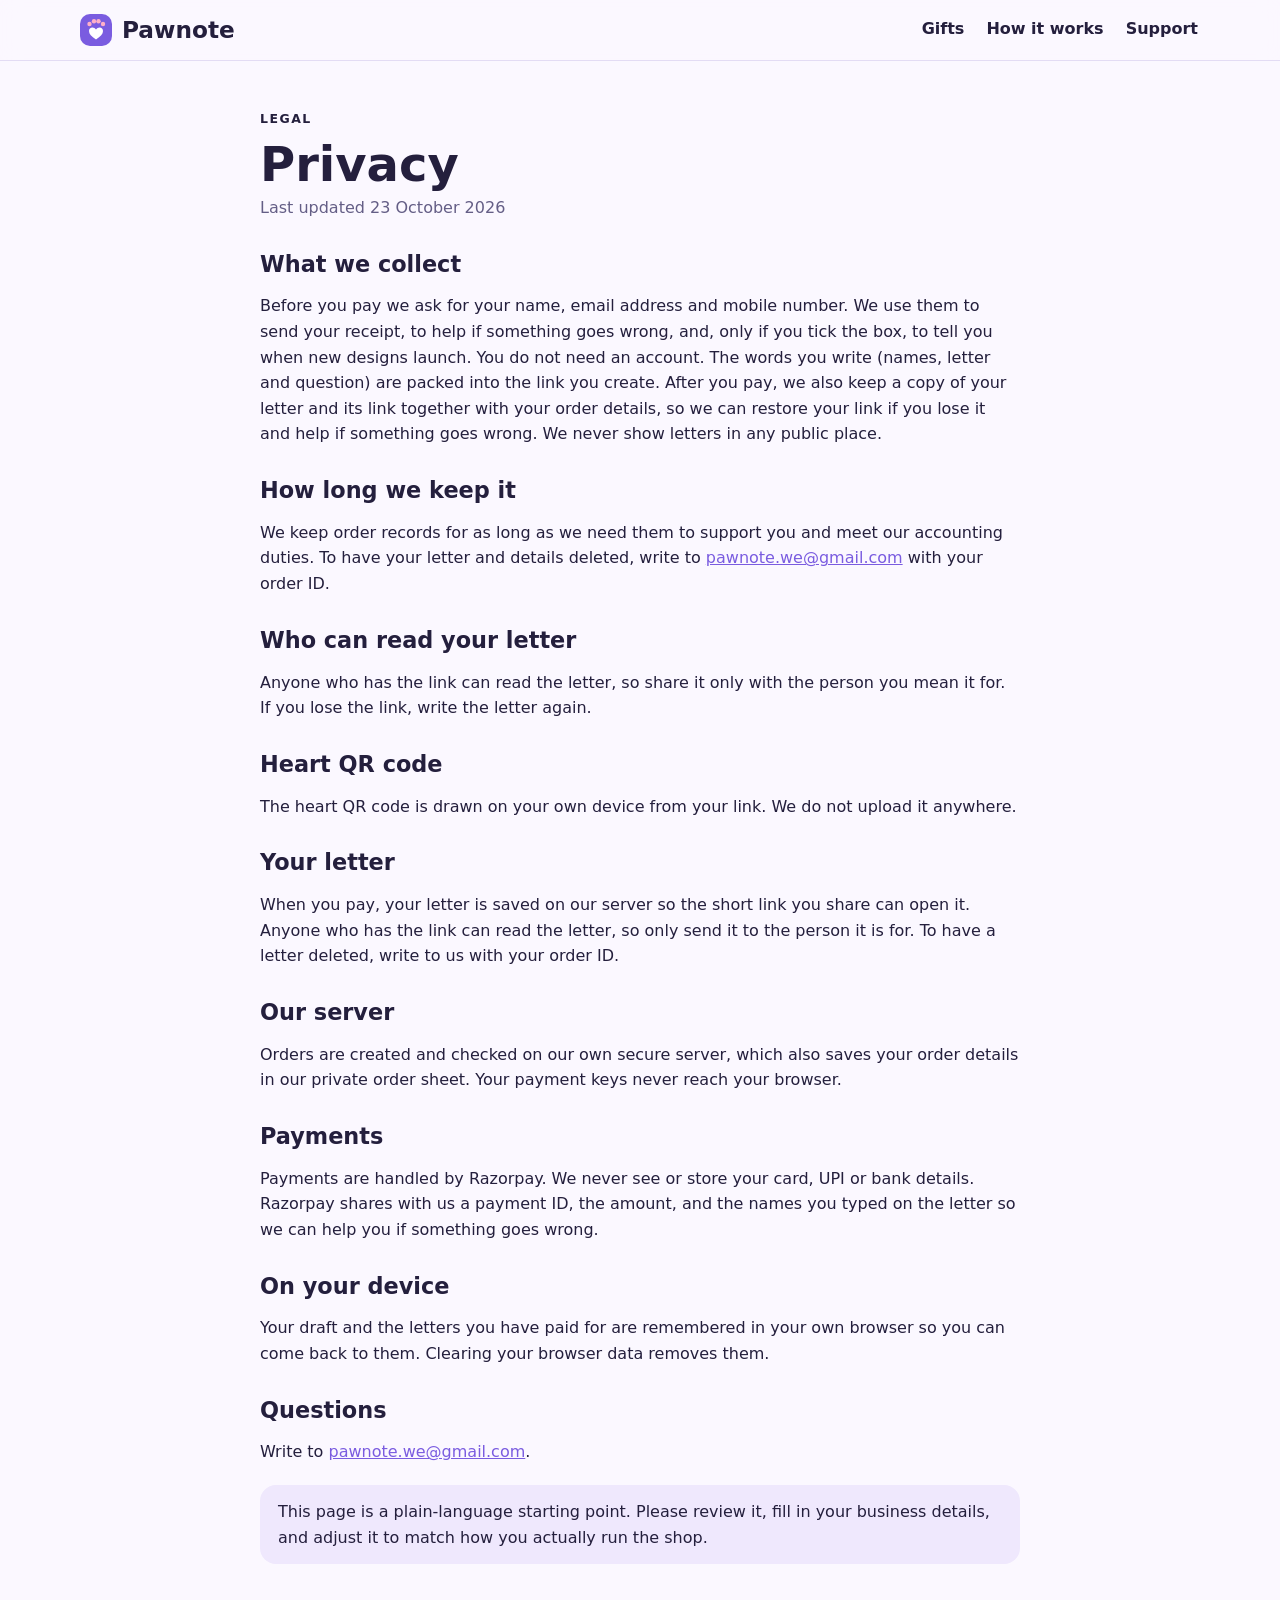
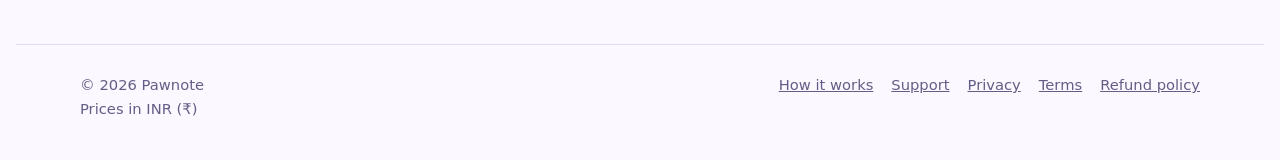
<file: privacy.html>
<!doctype html>
<html lang="en">
<head>
<meta charset="utf-8"><meta http-equiv="Content-Security-Policy" content="default-src 'self'; script-src 'self' https://checkout.razorpay.com https://*.razorpay.com; style-src 'self' 'unsafe-inline' https://fonts.googleapis.com; font-src 'self' https://fonts.gstatic.com; img-src 'self' data: blob: https://*.razorpay.com; connect-src 'self' https://*.workers.dev https://api.razorpay.com https://lumberjack.razorpay.com https://pawnote-api.pawnotekitty.workers.dev; frame-src https://api.razorpay.com https://checkout.razorpay.com; form-action 'self'; base-uri 'self'; object-src 'none'"><meta name="referrer" content="strict-origin-when-cross-origin">
<meta name="viewport" content="width=device-width,initial-scale=1,viewport-fit=cover">
<title>Privacy | Pawnote</title>
<meta name="description" content="How Pawnote handles your information.">
<link rel="icon" href="assets/favicon.svg" type="image/svg+xml">
<link rel="icon" href="favicon.ico" sizes="any">
<link rel="apple-touch-icon" href="assets/apple-touch-icon.png">
<link rel="manifest" href="site.webmanifest">
<meta name="theme-color" content="#7a5ce0">
<meta property="og:site_name" content="Pawnote"><meta property="og:image" content="assets/og-image.png">
<link rel="stylesheet" href="https://fonts.googleapis.com/css2?family=Baloo+2:wght@500;700;800&family=Nunito:wght@400;600;700;800&display=swap">
<link rel="stylesheet" href="styles.css">
</head>
<body>
<a class="skip" href="#main">Skip to content</a>
<div id="site-header"></div>
<main id="main" class="wrap">
<div class="page"><p class="eyebrow">Legal</p><h1>Privacy</h1><p class="sub">Last updated 23 October 2026</p><h2>What we collect</h2><p>Before you pay we ask for your name, email address and mobile number. We use them to send your receipt, to help if something goes wrong, and, only if you tick the box, to tell you when new designs launch. You do not need an account. The words you write (names, letter and question) are packed into the link you create. After you pay, we also keep a copy of your letter and its link together with your order details, so we can restore your link if you lose it and help if something goes wrong. We never show letters in any public place.</p>
<h2>How long we keep it</h2><p>We keep order records for as long as we need them to support you and meet our accounting duties. To have your letter and details deleted, write to <a data-support-email href="#">support</a> with your order ID.</p>
<h2>Who can read your letter</h2><p>Anyone who has the link can read the letter, so share it only with the person you mean it for. If you lose the link, write the letter again.</p>
<h2>Heart QR code</h2><p>The heart QR code is drawn on your own device from your link. We do not upload it anywhere.</p>
<h2>Your letter</h2><p>When you pay, your letter is saved on our server so the short link you share can open it. Anyone who has the link can read the letter, so only send it to the person it is for. To have a letter deleted, write to us with your order ID.</p>
<h2>Our server</h2><p>Orders are created and checked on our own secure server, which also saves your order details in our private order sheet. Your payment keys never reach your browser.</p>
<h2>Payments</h2><p>Payments are handled by Razorpay. We never see or store your card, UPI or bank details. Razorpay shares with us a payment ID, the amount, and the names you typed on the letter so we can help you if something goes wrong.</p>
<h2>On your device</h2><p>Your draft and the letters you have paid for are remembered in your own browser so you can come back to them. Clearing your browser data removes them.</p>
<h2>Questions</h2><p>Write to <a data-support-email href="#">support</a>.</p><div class="note">This page is a plain-language starting point. Please review it, fill in your business details, and adjust it to match how you actually run the shop.</div></div>
</main>
<div id="site-footer"></div>
<script src="config.js"></script>
<script src="site.js"></script>
</body>
</html>
</file>
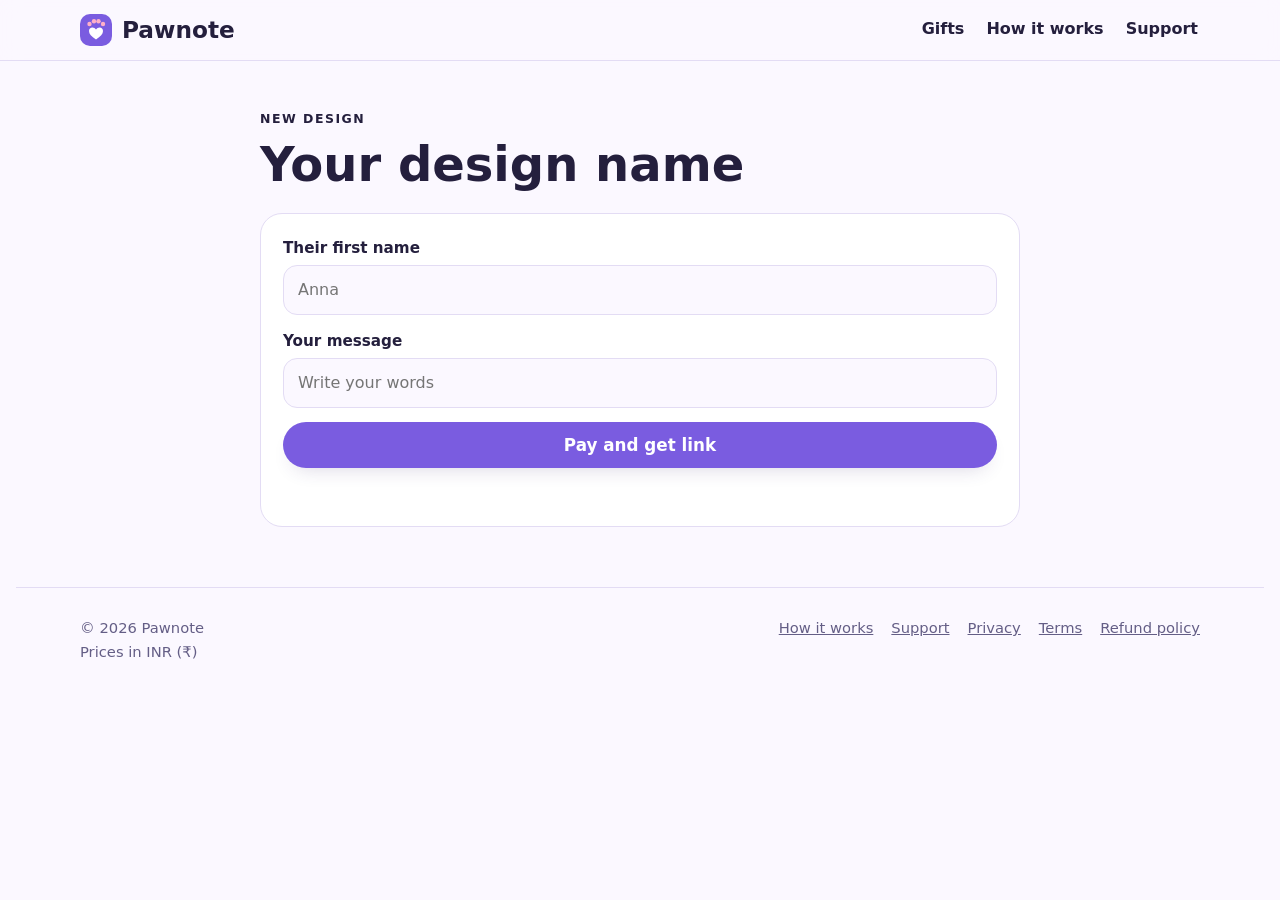
<file: product-template.html>
<!doctype html>
<html lang="en">
<head>
<meta charset="utf-8"><meta http-equiv="Content-Security-Policy" content="default-src 'self'; script-src 'self' https://checkout.razorpay.com https://*.razorpay.com; style-src 'self' 'unsafe-inline' https://fonts.googleapis.com; font-src 'self' https://fonts.gstatic.com; img-src 'self' data: blob: https://*.razorpay.com; connect-src 'self' https://*.workers.dev https://api.razorpay.com https://lumberjack.razorpay.com https://pawnote-api.pawnotekitty.workers.dev; frame-src https://api.razorpay.com https://checkout.razorpay.com; form-action 'self'; base-uri 'self'; object-src 'none'"><meta name="referrer" content="strict-origin-when-cross-origin">
<meta name="viewport" content="width=device-width,initial-scale=1,viewport-fit=cover">
<title>New design | Pawnote</title>
<link rel="icon" href="assets/favicon.svg" type="image/svg+xml">
<link rel="icon" href="favicon.ico" sizes="any">
<link rel="apple-touch-icon" href="assets/apple-touch-icon.png">
<link rel="manifest" href="site.webmanifest">
<meta name="theme-color" content="#7a5ce0">
<meta property="og:site_name" content="Pawnote"><meta property="og:image" content="assets/og-image.png">
<link rel="stylesheet" href="https://fonts.googleapis.com/css2?family=Baloo+2:wght@500;700;800&family=Nunito:wght@400;600;700;800&display=swap">
<link rel="stylesheet" href="styles.css">
</head>
<body>
<!-- TEMPLATE FOR A NEW PRODUCT PAGE. Copy this file, rename it (for example birthday.html),
     then follow new-product-guide.txt. The checkout page needs no changes. -->
<a class="skip" href="#main">Skip to content</a>
<div id="site-header"></div>
<main id="main" class="wrap">

  <!-- 1. What the customer sees while making the gift -->
  <div class="page" id="make">
    <p class="eyebrow">New design</p>
    <h1 id="title">Your design name</h1>
    <div class="grid" style="grid-template-columns:minmax(0,1fr)"><div id="priceSlot"></div></div>
    <div class="panel" style="margin-top:18px">
      <div class="f"><label for="toName">Their first name</label><input id="toName" maxlength="30" placeholder="Anna"></div>
      <div class="f"><label for="msg">Your message</label><input id="msg" maxlength="200" placeholder="Write your words"></div>
      <button class="btn btn-primary" type="button" id="pay">Pay and get link</button>
      <p class="msg" id="note" role="status"></p>
    </div>
  </div>

  <!-- 2. What the other person sees when they open the link -->
  <div class="page" id="view" hidden>
    <p class="eyebrow">A gift for you</p>
    <h1 id="vTo"></h1>
    <p id="vMsg" style="font-size:1.3rem"></p>
  </div>
</main>
<div id="site-footer"></div>
<script src="config.js"></script>
<script src="site.js"></script>
<script src="checkout-start.js"></script>
<script src="product.js"></script>
</body>
</html>
</file>
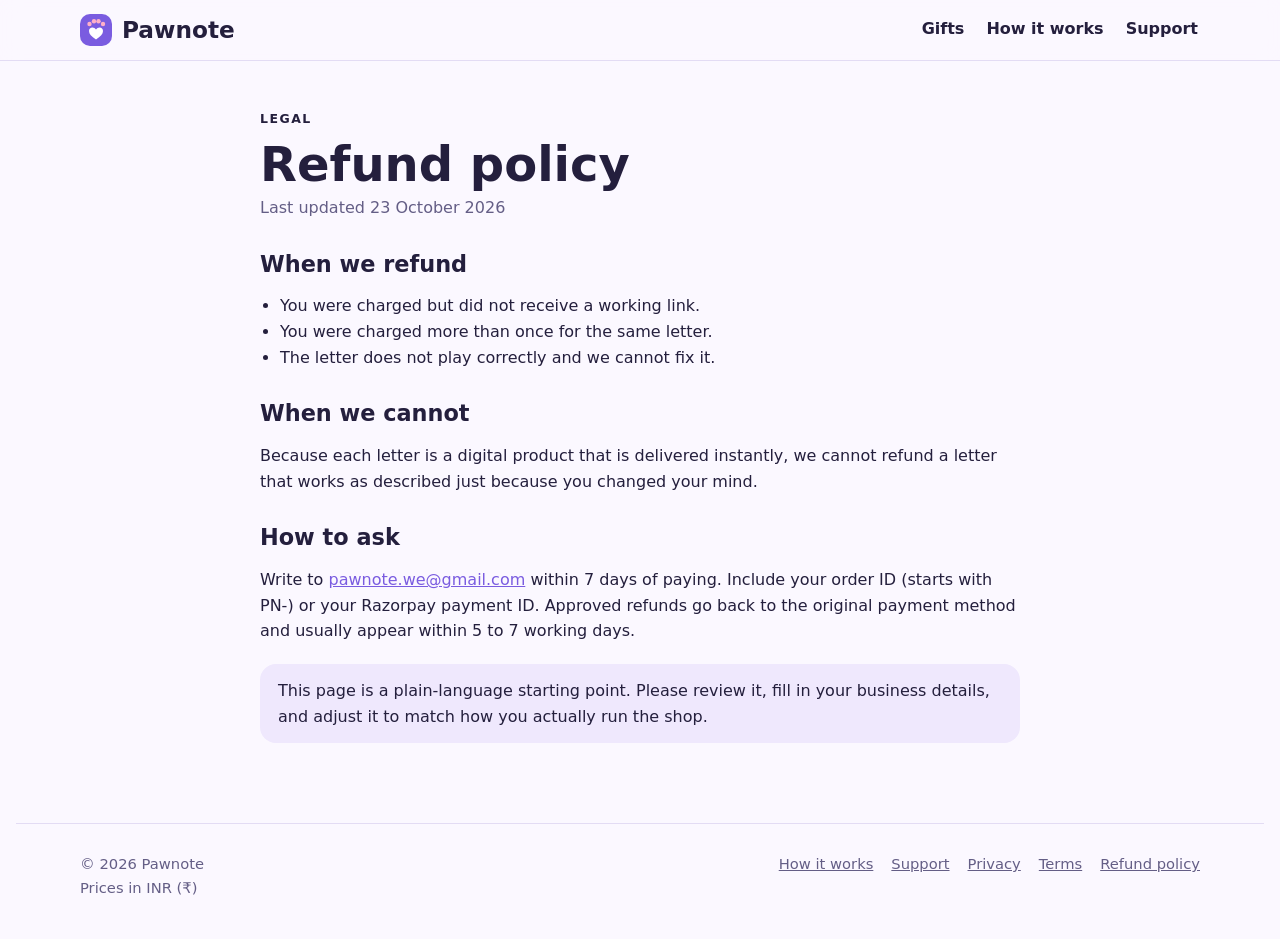
<file: refunds.html>
<!doctype html>
<html lang="en">
<head>
<meta charset="utf-8"><meta http-equiv="Content-Security-Policy" content="default-src 'self'; script-src 'self' https://checkout.razorpay.com https://*.razorpay.com; style-src 'self' 'unsafe-inline' https://fonts.googleapis.com; font-src 'self' https://fonts.gstatic.com; img-src 'self' data: blob: https://*.razorpay.com; connect-src 'self' https://*.workers.dev https://api.razorpay.com https://lumberjack.razorpay.com https://pawnote-api.pawnotekitty.workers.dev; frame-src https://api.razorpay.com https://checkout.razorpay.com; form-action 'self'; base-uri 'self'; object-src 'none'"><meta name="referrer" content="strict-origin-when-cross-origin">
<meta name="viewport" content="width=device-width,initial-scale=1,viewport-fit=cover">
<title>Refund policy | Pawnote</title>
<meta name="description" content="When and how you can get a refund.">
<link rel="icon" href="assets/favicon.svg" type="image/svg+xml">
<link rel="icon" href="favicon.ico" sizes="any">
<link rel="apple-touch-icon" href="assets/apple-touch-icon.png">
<link rel="manifest" href="site.webmanifest">
<meta name="theme-color" content="#7a5ce0">
<meta property="og:site_name" content="Pawnote"><meta property="og:image" content="assets/og-image.png">
<link rel="stylesheet" href="https://fonts.googleapis.com/css2?family=Baloo+2:wght@500;700;800&family=Nunito:wght@400;600;700;800&display=swap">
<link rel="stylesheet" href="styles.css">
</head>
<body>
<a class="skip" href="#main">Skip to content</a>
<div id="site-header"></div>
<main id="main" class="wrap">
<div class="page"><p class="eyebrow">Legal</p><h1>Refund policy</h1><p class="sub">Last updated 23 October 2026</p><h2>When we refund</h2><ul><li>You were charged but did not receive a working link.</li><li>You were charged more than once for the same letter.</li><li>The letter does not play correctly and we cannot fix it.</li></ul>
<h2>When we cannot</h2><p>Because each letter is a digital product that is delivered instantly, we cannot refund a letter that works as described just because you changed your mind.</p>
<h2>How to ask</h2><p>Write to <a data-support-email href="#">support</a> within 7 days of paying. Include your order ID (starts with PN-) or your Razorpay payment ID. Approved refunds go back to the original payment method and usually appear within 5 to 7 working days.</p><div class="note">This page is a plain-language starting point. Please review it, fill in your business details, and adjust it to match how you actually run the shop.</div></div>
</main>
<div id="site-footer"></div>
<script src="config.js"></script>
<script src="site.js"></script>
</body>
</html>
</file>
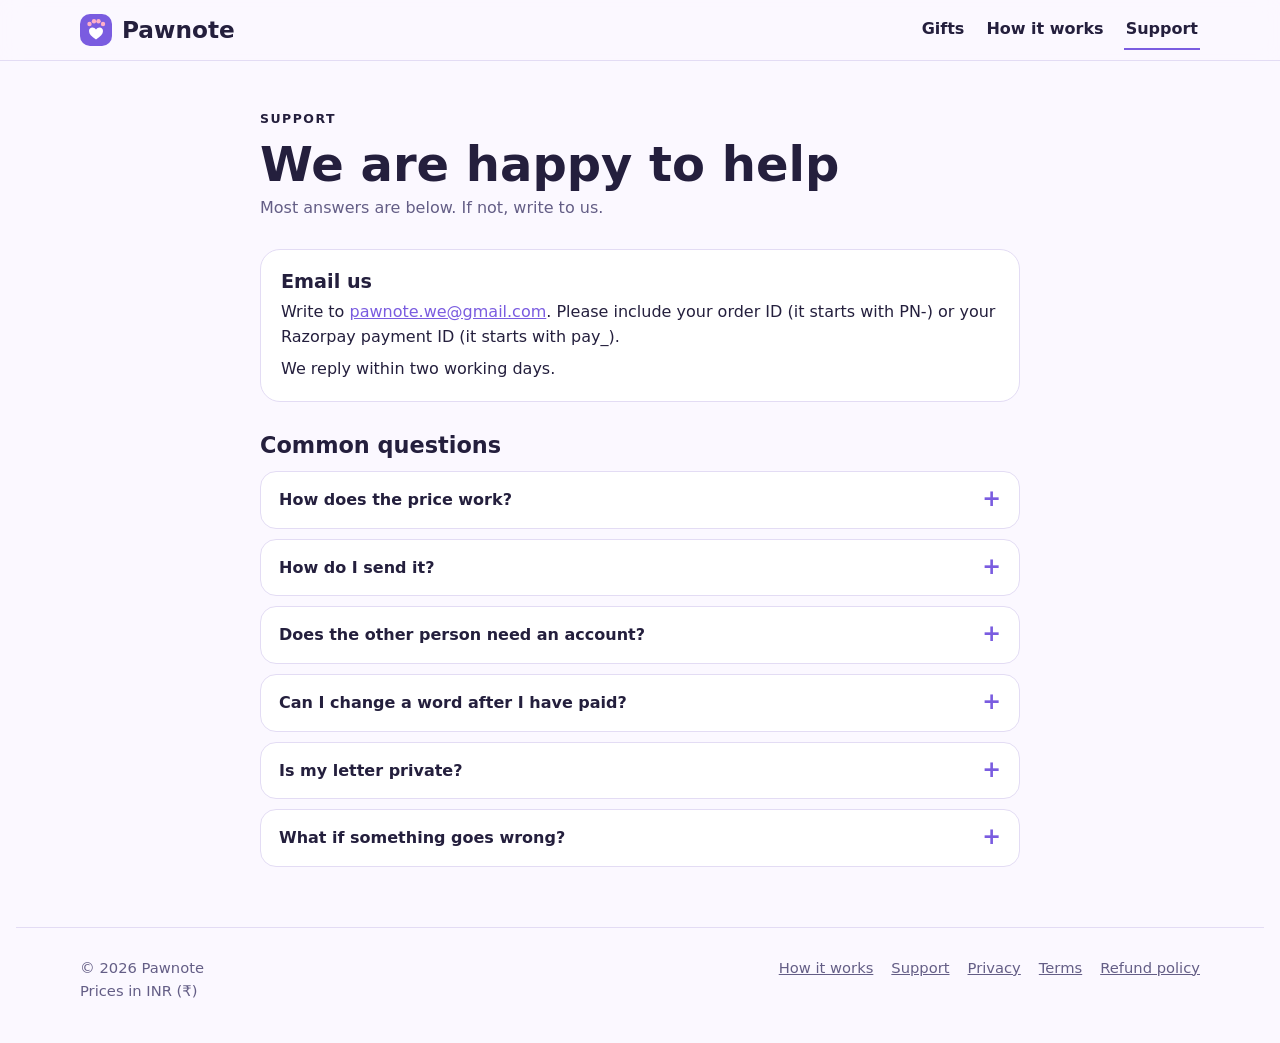
<file: support.html>
<!doctype html>
<html lang="en">
<head>
<meta charset="utf-8"><meta http-equiv="Content-Security-Policy" content="default-src 'self'; script-src 'self' https://checkout.razorpay.com https://*.razorpay.com; style-src 'self' 'unsafe-inline' https://fonts.googleapis.com; font-src 'self' https://fonts.gstatic.com; img-src 'self' data: blob: https://*.razorpay.com; connect-src 'self' https://*.workers.dev https://api.razorpay.com https://lumberjack.razorpay.com https://pawnote-api.pawnotekitty.workers.dev; frame-src https://api.razorpay.com https://checkout.razorpay.com; form-action 'self'; base-uri 'self'; object-src 'none'"><meta name="referrer" content="strict-origin-when-cross-origin">
<meta name="viewport" content="width=device-width,initial-scale=1,viewport-fit=cover">
<title>Support | Pawnote</title>
<meta name="description" content="Contact Pawnote and read answers to common questions.">
<link rel="icon" href="assets/favicon.svg" type="image/svg+xml">
<link rel="icon" href="favicon.ico" sizes="any">
<link rel="apple-touch-icon" href="assets/apple-touch-icon.png">
<link rel="manifest" href="site.webmanifest">
<meta name="theme-color" content="#7a5ce0">
<meta property="og:site_name" content="Pawnote"><meta property="og:image" content="assets/og-image.png">
<link rel="stylesheet" href="https://fonts.googleapis.com/css2?family=Baloo+2:wght@500;700;800&family=Nunito:wght@400;600;700;800&display=swap">
<link rel="stylesheet" href="styles.css">
</head>
<body>
<a class="skip" href="#main">Skip to content</a>
<div id="site-header"></div>
<main id="main" class="wrap">

<div class="page">
  <p class="eyebrow">Support</p>
  <h1>We are happy to help</h1>
  <p class="sub">Most answers are below. If not, write to us.</p>
  <div class="contact"><b>Email us</b><span>Write to <a data-support-email href="#">support</a>. Please include your order ID (it starts with PN-) or your Razorpay payment ID (it starts with pay_).</span><span>We reply within two working days.</span></div>
  <h2>Common questions</h2>
  <div class="faq" style="margin-top:12px"><details><summary>How does the price work?</summary><p>Each design has a one-time price. You pay once for a letter and get a private link. There are no subscriptions and no account to create. The regular price and your saving are shown on every card.</p></details><details><summary>How do I send it?</summary><p>After you pay, you get a link that contains your whole letter. Copy it and send it by message, email or anywhere else. It opens on any phone or computer with nothing to install.</p></details><details><summary>Does the other person need an account?</summary><p>No. They open the link and the story plays straight away.</p></details><details><summary>Can I change a word after I have paid?</summary><p>Paying covers the exact letter you wrote, and you can copy its link again any time. If you change the words you create a new link, which is a new purchase.</p></details><details><summary>Is my letter private?</summary><p>Yes. Your letter is stored inside the link itself, not in a public gallery. Only people you send the link to can read it. See the privacy page for details.</p></details><details><summary>What if something goes wrong?</summary><p>Write to us on the support page. If you were charged and the link did not work, we will fix it or refund you. The refund policy has the details.</p></details></div>
</div>

</main>
<div id="site-footer"></div>
<script src="config.js"></script>
<script src="site.js"></script>
</body>
</html>
</file>
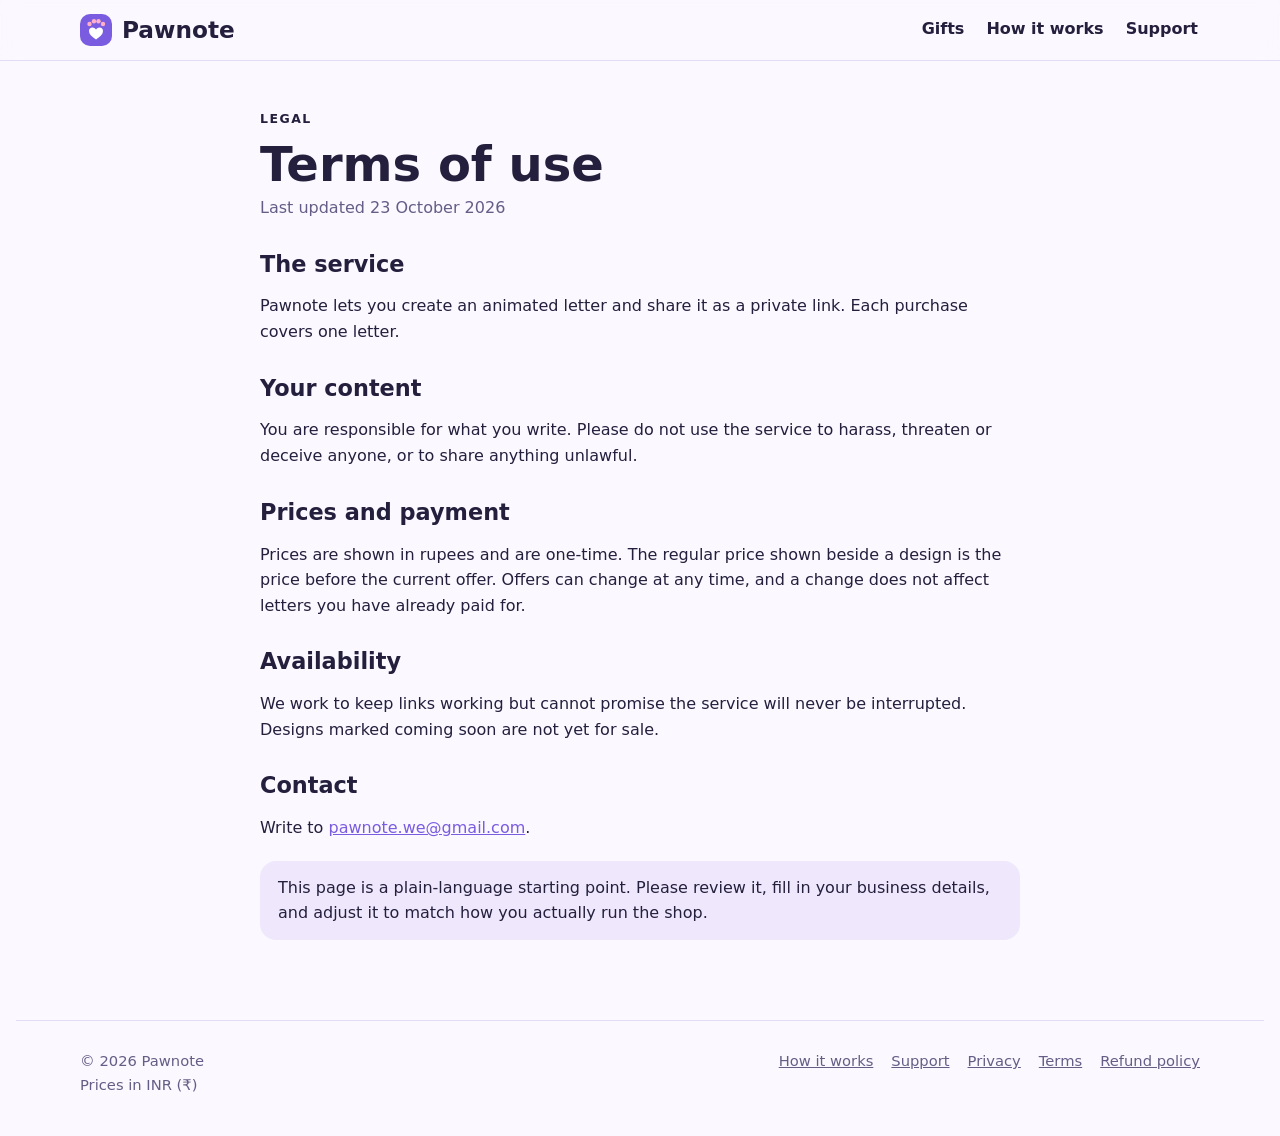
<file: terms.html>
<!doctype html>
<html lang="en">
<head>
<meta charset="utf-8"><meta http-equiv="Content-Security-Policy" content="default-src 'self'; script-src 'self' https://checkout.razorpay.com https://*.razorpay.com; style-src 'self' 'unsafe-inline' https://fonts.googleapis.com; font-src 'self' https://fonts.gstatic.com; img-src 'self' data: blob: https://*.razorpay.com; connect-src 'self' https://*.workers.dev https://api.razorpay.com https://lumberjack.razorpay.com https://pawnote-api.pawnotekitty.workers.dev; frame-src https://api.razorpay.com https://checkout.razorpay.com; form-action 'self'; base-uri 'self'; object-src 'none'"><meta name="referrer" content="strict-origin-when-cross-origin">
<meta name="viewport" content="width=device-width,initial-scale=1,viewport-fit=cover">
<title>Terms | Pawnote</title>
<meta name="description" content="Terms for using Pawnote.">
<link rel="icon" href="assets/favicon.svg" type="image/svg+xml">
<link rel="icon" href="favicon.ico" sizes="any">
<link rel="apple-touch-icon" href="assets/apple-touch-icon.png">
<link rel="manifest" href="site.webmanifest">
<meta name="theme-color" content="#7a5ce0">
<meta property="og:site_name" content="Pawnote"><meta property="og:image" content="assets/og-image.png">
<link rel="stylesheet" href="https://fonts.googleapis.com/css2?family=Baloo+2:wght@500;700;800&family=Nunito:wght@400;600;700;800&display=swap">
<link rel="stylesheet" href="styles.css">
</head>
<body>
<a class="skip" href="#main">Skip to content</a>
<div id="site-header"></div>
<main id="main" class="wrap">
<div class="page"><p class="eyebrow">Legal</p><h1>Terms of use</h1><p class="sub">Last updated 23 October 2026</p><h2>The service</h2><p><span data-site-name></span> lets you create an animated letter and share it as a private link. Each purchase covers one letter.</p>
<h2>Your content</h2><p>You are responsible for what you write. Please do not use the service to harass, threaten or deceive anyone, or to share anything unlawful.</p>
<h2>Prices and payment</h2><p>Prices are shown in rupees and are one-time. The regular price shown beside a design is the price before the current offer. Offers can change at any time, and a change does not affect letters you have already paid for.</p>
<h2>Availability</h2><p>We work to keep links working but cannot promise the service will never be interrupted. Designs marked coming soon are not yet for sale.</p>
<h2>Contact</h2><p>Write to <a data-support-email href="#">support</a>.</p><div class="note">This page is a plain-language starting point. Please review it, fill in your business details, and adjust it to match how you actually run the shop.</div></div>
</main>
<div id="site-footer"></div>
<script src="config.js"></script>
<script src="site.js"></script>
</body>
</html>
</file>
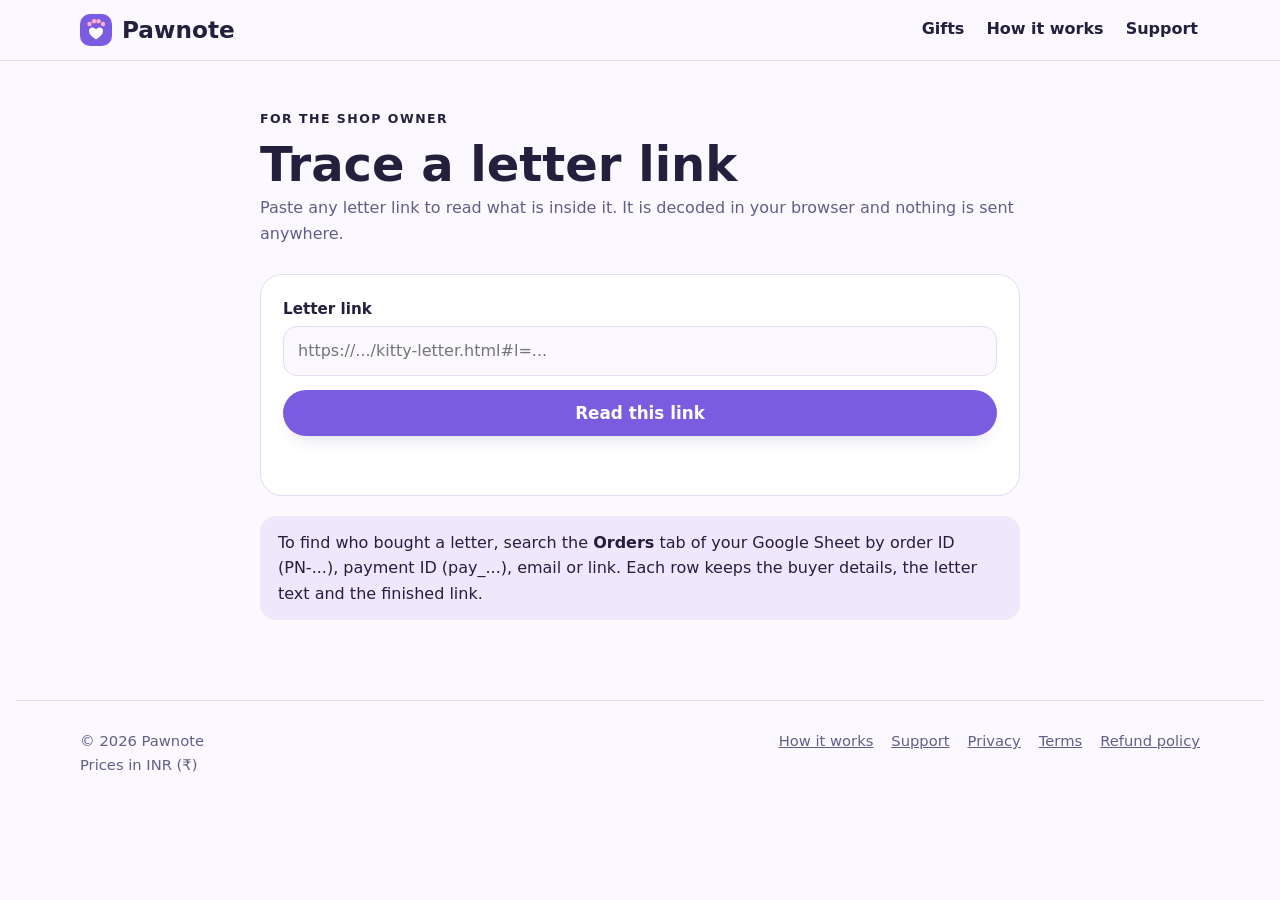
<file: trace.html>
<!doctype html>
<html lang="en">
<head>
<meta charset="utf-8"><meta http-equiv="Content-Security-Policy" content="default-src 'self'; script-src 'self' https://checkout.razorpay.com https://*.razorpay.com; style-src 'self' 'unsafe-inline' https://fonts.googleapis.com; font-src 'self' https://fonts.gstatic.com; img-src 'self' data: blob: https://*.razorpay.com; connect-src 'self' https://*.workers.dev https://api.razorpay.com https://lumberjack.razorpay.com https://pawnote-api.pawnotekitty.workers.dev; frame-src https://api.razorpay.com https://checkout.razorpay.com; form-action 'self'; base-uri 'self'; object-src 'none'"><meta name="referrer" content="strict-origin-when-cross-origin">
<meta name="viewport" content="width=device-width,initial-scale=1,viewport-fit=cover">
<title>Trace a link | Pawnote</title>
<meta name="robots" content="noindex">
<link rel="icon" href="assets/favicon.svg" type="image/svg+xml">
<link rel="icon" href="favicon.ico" sizes="any">
<link rel="apple-touch-icon" href="assets/apple-touch-icon.png">
<link rel="manifest" href="site.webmanifest">
<meta name="theme-color" content="#7a5ce0">
<meta property="og:site_name" content="Pawnote"><meta property="og:image" content="assets/og-image.png">
<link rel="stylesheet" href="https://fonts.googleapis.com/css2?family=Baloo+2:wght@500;700;800&family=Nunito:wght@400;600;700;800&display=swap">
<link rel="stylesheet" href="styles.css">
</head>
<body>
<a class="skip" href="#main">Skip to content</a>
<div id="site-header"></div>
<main id="main" class="wrap">
  <div class="page">
    <p class="eyebrow">For the shop owner</p>
    <h1>Trace a letter link</h1>
    <p class="sub">Paste any letter link to read what is inside it. It is decoded in your browser and nothing is sent anywhere.</p>
    <div class="panel">
      <div class="f"><label for="lnk">Letter link</label><input id="lnk" placeholder="https://.../kitty-letter.html#l=..." autocomplete="off" spellcheck="false"></div>
      <button class="btn btn-primary" type="button" id="go">Read this link</button>
      <p class="msg" id="msg" role="status"></p>
    </div>
    <div class="panel" id="out" hidden style="margin-top:18px"><h2>What the link contains</h2><dl id="dl" style="margin:0;display:grid;gap:10px"></dl></div>
    <p class="note">To find who bought a letter, search the <b>Orders</b> tab of your Google Sheet by order ID (PN-...), payment ID (pay_...), email or link. Each row keeps the buyer details, the letter text and the finished link.</p>
  </div>
</main>
<div id="site-footer"></div>
<script src="config.js"></script>
<script src="site.js"></script>
<script src="trace.js"></script>
</body>
</html>
</file>
<file: styles.css>
:root{
  --bg:#fbf8ff;--bg2:#f3edfc;--surface:#ffffff;--ink:#241f3d;--muted:#645e86;--line:#e3dcf4;
  --brand:#7a5ce0;--on-brand:#fff;--accent:#e8386d;--on-accent:#fff;--good:#0f7a4d;--good-bg:#dcf5e8;
  --shadow:rgba(60,40,110,.2);--soft:#efe8fd;
  --font-display:"Baloo 2","Trebuchet MS",system-ui,sans-serif;--font-body:"Nunito",system-ui,-apple-system,"Segoe UI",sans-serif;--font-hand:"Caveat","Segoe Print",cursive;
}
@media (prefers-color-scheme:dark){:root{
  --bg:#15122a;--bg2:#1c1738;--surface:#231d47;--ink:#f1edff;--muted:#aaa3cf;--line:#3a3366;
  --brand:#a595ff;--on-brand:#14102c;--accent:#ff7aa0;--on-accent:#2a0f1b;--good:#7be0ad;--good-bg:#14382a;
  --shadow:rgba(0,0,0,.55);--soft:#2a2352;color-scheme:dark}}
*{box-sizing:border-box}
[hidden]{display:none!important}
html{scroll-behavior:smooth}
body{margin:0;background:var(--bg);color:var(--ink);font:400 1rem/1.6 var(--font-body);
  padding-left:max(16px,env(safe-area-inset-left,0px));padding-right:max(16px,env(safe-area-inset-right,0px));}
a{color:var(--brand)}
img{max-width:100%;display:block}
:focus-visible{outline:3px solid var(--brand);outline-offset:3px;border-radius:6px}
.wrap{max-width:1120px;margin:0 auto}
.skip{position:absolute;left:-999px;top:8px;background:var(--surface);padding:8px 14px;border-radius:10px;z-index:50}
.skip:focus{left:8px}

/* header */
.site-header{position:sticky;top:0;z-index:30;background:color-mix(in srgb,var(--bg) 88%,transparent);backdrop-filter:blur(10px);border-bottom:1px solid var(--line);
  margin-left:calc(-1*max(16px,env(safe-area-inset-left,0px)));margin-right:calc(-1*max(16px,env(safe-area-inset-right,0px)));
  padding-left:max(16px,env(safe-area-inset-left,0px));padding-right:max(16px,env(safe-area-inset-right,0px))}
.site-header .wrap{display:flex;align-items:center;justify-content:space-between;gap:12px 20px;padding:10px 0;flex-wrap:wrap}
.brand{display:flex;align-items:center;gap:10px;text-decoration:none;color:var(--ink);font:800 1.45rem/1 var(--font-display)}
.brand svg{width:32px;height:32px}
.nav{display:flex;align-items:center;gap:4px 18px;flex-wrap:wrap}
.nav a{color:var(--ink);text-decoration:none;font-weight:700;padding:6px 2px;border-bottom:2px solid transparent}
.nav a:hover,.nav a[aria-current="page"]{border-bottom-color:var(--brand)}
.nav a.btn{border-bottom:0;color:var(--on-brand);padding:9px 20px}

/* buttons */
.btn{display:inline-flex;align-items:center;justify-content:center;gap:8px;border:2px solid transparent;border-radius:999px;padding:11px 24px;font:700 1.05rem/1.2 var(--font-display);text-decoration:none;cursor:pointer;transition:transform .15s,filter .15s}
.btn:hover{filter:brightness(1.06)}.btn:active{transform:scale(.97)}
.btn-primary{background:var(--brand);color:var(--on-brand);box-shadow:0 10px 20px -10px var(--shadow)}
.btn-ghost{background:transparent;border-color:var(--line);color:var(--ink)}
.btn-wide{width:100%}
.btn[aria-disabled="true"]{background:var(--soft);color:var(--muted);box-shadow:none;cursor:default;filter:none;transform:none}

/* hero */
.hero{display:grid;grid-template-columns:minmax(0,1.05fr) minmax(0,.95fr);gap:36px;align-items:center;padding:54px 0 40px}
.eyebrow{font-weight:800;font-size:.78rem;letter-spacing:.12em;text-transform:uppercase;color:var(--accent);margin:0 0 10px}
.hero h1{margin:0 0 14px;font:800 clamp(2.4rem,6.4vw,4.2rem)/1 var(--font-display);letter-spacing:-.015em;text-wrap:balance}
.hero p.lead{margin:0 0 20px;max-width:46ch;font-size:1.15rem;color:var(--muted)}
.ticks{list-style:none;margin:0 0 26px;padding:0;display:flex;flex-direction:column;gap:8px}
.ticks li{display:flex;gap:10px;align-items:center;font-weight:700}
.ticks svg{width:20px;height:20px;flex:none;color:var(--good)}
.cta-row{display:flex;flex-wrap:wrap;gap:12px}
.chat{background:var(--surface);border-radius:28px;box-shadow:0 30px 60px -30px var(--shadow);border:1px solid var(--line);overflow:hidden;min-width:0}
.chat-cover{background:radial-gradient(100% 90% at 50% 100%,var(--soft),var(--surface));aspect-ratio:16/10;overflow:hidden}
.chat-cover img{width:100%;height:100%;object-fit:cover;object-position:50% 45%}
.chat-body{padding:16px 18px 20px;display:flex;flex-direction:column;gap:8px}
.bubble{max-width:82%;padding:9px 14px;border-radius:18px;line-height:1.35;overflow-wrap:anywhere}
.bubble.me{align-self:flex-end;background:var(--brand);color:var(--on-brand);border-bottom-right-radius:6px}
.bubble.them{align-self:flex-start;background:var(--soft);border-bottom-left-radius:6px}
.status{align-self:flex-end;font-size:.78rem;color:var(--muted);margin-top:-4px}

/* sections */
section{padding:44px 0}
.sec-head{display:flex;flex-wrap:wrap;align-items:flex-end;justify-content:space-between;gap:10px 20px;margin-bottom:22px}
.sec-head h2{margin:0;font:800 clamp(1.7rem,4vw,2.5rem)/1.1 var(--font-display);text-wrap:balance}
.sec-head p{margin:6px 0 0;color:var(--muted);max-width:52ch}
.badges{display:flex;gap:8px;flex-wrap:wrap}
.badge{display:inline-block;padding:5px 12px;border-radius:999px;font-weight:800;font-size:.8rem;background:var(--soft);color:var(--brand)}
.badge.hot{background:var(--accent);color:var(--on-accent)}

/* product cards */
.grid{display:grid;grid-template-columns:repeat(auto-fill,minmax(250px,1fr));gap:20px}
.card{background:var(--surface);border:1px solid var(--line);border-radius:24px;overflow:hidden;display:flex;flex-direction:column;min-width:0;box-shadow:0 16px 34px -24px var(--shadow)}
.card .cover{display:block;aspect-ratio:4/3;background:radial-gradient(100% 90% at 50% 100%,var(--soft),var(--surface));position:relative;overflow:hidden}
.card .cover img{width:100%;height:100%;object-fit:cover;object-position:50% 50%}
.card .cover.soon{display:grid;place-items:center;background:repeating-linear-gradient(135deg,var(--soft) 0 14px,var(--surface) 14px 28px)}
.card .cover.soon span{background:var(--surface);border:1.5px dashed var(--brand);color:var(--brand);padding:8px 16px;border-radius:999px;font:700 1rem var(--font-display)}
.card .tagline{position:absolute;left:12px;top:12px;background:var(--surface);color:var(--ink);font-weight:800;font-size:.75rem;padding:4px 10px;border-radius:999px}
.card .body{padding:16px 18px 18px;display:flex;flex-direction:column;gap:12px;flex:1}
.card h3{margin:0;font:800 1.35rem/1.15 var(--font-display)}
.card p{margin:0;color:var(--muted);font-size:.95rem;flex:1}
.price{display:flex;align-items:center;justify-content:space-between;gap:10px;flex-wrap:wrap;padding:12px 14px;border-radius:16px;background:var(--bg2);border:1px solid var(--line)}
.price .now{font:800 2rem/1 var(--font-display);font-variant-numeric:tabular-nums}
.price .meta{display:flex;flex-direction:column;align-items:flex-end;gap:4px;font-size:.85rem;color:var(--muted)}
.price .was s{text-decoration-thickness:2px;text-decoration-color:var(--accent)}
.price .save{background:var(--good-bg);color:var(--good);font-weight:800;padding:2px 10px;border-radius:999px}
.price .lbl{font-size:.7rem;text-transform:uppercase;letter-spacing:.1em;font-weight:800;color:var(--muted);display:block;margin-bottom:2px}

/* steps + faq */
.steps{display:grid;grid-template-columns:repeat(auto-fit,minmax(240px,1fr));gap:20px;counter-reset:s}
.step{background:var(--surface);border:1px solid var(--line);border-radius:22px;padding:22px;display:flex;flex-direction:column;gap:8px;counter-increment:s}
.step::before{content:counter(s);width:38px;height:38px;border-radius:50%;background:var(--brand);color:var(--on-brand);display:grid;place-items:center;font:800 1.2rem var(--font-display)}
.step h3{margin:0;font:800 1.25rem/1.2 var(--font-display)}.step p{margin:0;color:var(--muted)}
.faq{display:flex;flex-direction:column;gap:10px;max-width:780px}
.faq details{background:var(--surface);border:1px solid var(--line);border-radius:16px;padding:0 18px}
.faq summary{cursor:pointer;list-style:none;font-weight:800;padding:15px 0;display:flex;justify-content:space-between;gap:12px}
.faq summary::-webkit-details-marker{display:none}
.faq summary::after{content:"+";font:800 1.4rem/1 var(--font-display);color:var(--brand)}
.faq details[open] summary::after{content:"\2212"}
.faq details p{margin:0 0 16px;color:var(--muted)}

/* content pages */
.page{max-width:760px;margin:0 auto;padding:48px 0 30px}
.page h1{margin:0 0 6px;font:800 clamp(2rem,5vw,3rem)/1.05 var(--font-display)}
.page .sub{color:var(--muted);margin:0 0 28px}
.page h2{margin:30px 0 6px;font:800 1.4rem/1.2 var(--font-display)}
.page p,.page li{color:var(--ink)}
.page ul{padding-left:20px}
.note{background:var(--soft);border-radius:16px;padding:14px 18px;margin:20px 0}
.contact{display:flex;flex-direction:column;gap:6px;background:var(--surface);border:1px solid var(--line);border-radius:20px;padding:20px;margin:18px 0}
.contact b{font:800 1.2rem var(--font-display)}

/* footer */
.site-footer{border-top:1px solid var(--line);margin-top:30px;padding:28px 0 40px;color:var(--muted);font-size:.92rem}
.site-footer .wrap{display:flex;flex-wrap:wrap;justify-content:space-between;gap:14px 24px}
.site-footer nav{display:flex;flex-wrap:wrap;gap:6px 18px}
.site-footer a{color:var(--muted)}

@media (max-width:820px){
  .hero{grid-template-columns:minmax(0,1fr);padding-top:34px}
  .nav .btn{display:none}
}
@media (prefers-reduced-motion:reduce){html{scroll-behavior:auto}.btn{transition:none}}

/* ---------- checkout ---------- */
.co{padding:40px 0 20px}
.co h1{margin:0 0 4px;font:800 clamp(2rem,5vw,3rem)/1.05 var(--font-display)}
.co .sub{margin:0 0 26px;color:var(--muted)}
.co-grid{display:grid;grid-template-columns:minmax(0,1.1fr) minmax(0,.9fr);grid-template-areas:"form summary";gap:28px;align-items:start}
.co-form{grid-area:form;display:flex;flex-direction:column;gap:18px;min-width:0}
.co-summary{grid-area:summary;position:sticky;top:84px;min-width:0}
.panel{background:var(--surface);border:1px solid var(--line);border-radius:22px;padding:22px;display:flex;flex-direction:column;gap:14px;min-width:0}
.panel h2{margin:0;font:800 1.3rem/1.2 var(--font-display)}
.sum-item{display:flex;gap:14px;align-items:center}
.sum-item img{width:84px;height:64px;border-radius:14px;object-fit:cover;object-position:50% 45%;background:var(--soft);flex:none}
.sum-item b{font:800 1.15rem/1.2 var(--font-display);display:block}
.sum-item span{color:var(--muted);font-size:.92rem;overflow-wrap:anywhere}
.rows{display:flex;flex-direction:column;gap:8px;margin:0;padding:0;list-style:none}
.rows li{display:flex;justify-content:space-between;gap:12px;font-variant-numeric:tabular-nums}
.rows .minus{color:var(--good);font-weight:700}
.rows .total{border-top:1px solid var(--line);padding-top:12px;margin-top:4px;font:800 1.5rem/1.1 var(--font-display)}
.rows s{text-decoration-color:var(--accent);text-decoration-thickness:2px}
.saved-all{background:var(--good-bg);color:var(--good);font-weight:800;border-radius:12px;padding:8px 12px;text-align:center}
.coupon{display:flex;gap:8px;flex-wrap:wrap}
.coupon input{flex:1 1 150px}
.coupon-msg{margin:0;font-size:.92rem;color:var(--muted)}
.coupon-msg.ok{color:var(--good);font-weight:700}.coupon-msg.err{color:#b4531a;font-weight:700}
.linkbtn{background:none;border:0;color:var(--brand);font:inherit;font-weight:700;text-decoration:underline;cursor:pointer;padding:0}
.f{display:flex;flex-direction:column;gap:5px;min-width:0}
.f label{font-weight:700;font-size:.95rem}
.f input,.coupon input{width:100%;min-width:0;border:1.5px solid var(--line);border-radius:14px;background:var(--bg);color:var(--ink);padding:11px 14px;font:inherit}
.f input:focus,.coupon input:focus{outline:none;border-color:var(--brand);box-shadow:0 0 0 3px color-mix(in srgb,var(--brand) 25%,transparent)}
.f input[aria-invalid="true"]{border-color:#b4531a}
.two{display:grid;grid-template-columns:1fr 1fr;gap:14px}
.chk{display:flex;gap:10px;align-items:flex-start;cursor:pointer}
.chk input{width:20px;height:20px;margin-top:3px;flex:none;accent-color:var(--brand)}
.msg{margin:0;color:var(--muted);min-height:1.4em}.msg.err{color:#b4531a;font-weight:700}
.done{border:2px solid var(--brand)}
.done .linkrow{display:flex;gap:8px;flex-wrap:wrap}
.done input{flex:1 1 220px;min-width:0;border:1.5px solid var(--line);border-radius:12px;background:var(--bg);color:var(--ink);padding:10px 12px;font:inherit}
@media (max-width:820px){
  .co-grid{grid-template-columns:minmax(0,1fr);grid-template-areas:"summary" "form"}
  .co-summary{position:static}
  .two{grid-template-columns:1fr}
}

.qrbox{display:flex;flex-direction:column;gap:12px;border-top:1px solid var(--line);padding-top:16px}
.qrbox canvas{width:100%;max-width:380px;height:auto;aspect-ratio:1080/1350;border-radius:20px;box-shadow:0 18px 40px -22px var(--shadow);align-self:flex-start}

.qr-canvas{width:100%;max-width:440px;height:auto;align-self:center;border-radius:18px;background:#fff;border:1px solid var(--line)}
.qr-actions{display:flex;gap:10px;flex-wrap:wrap}
</file>
